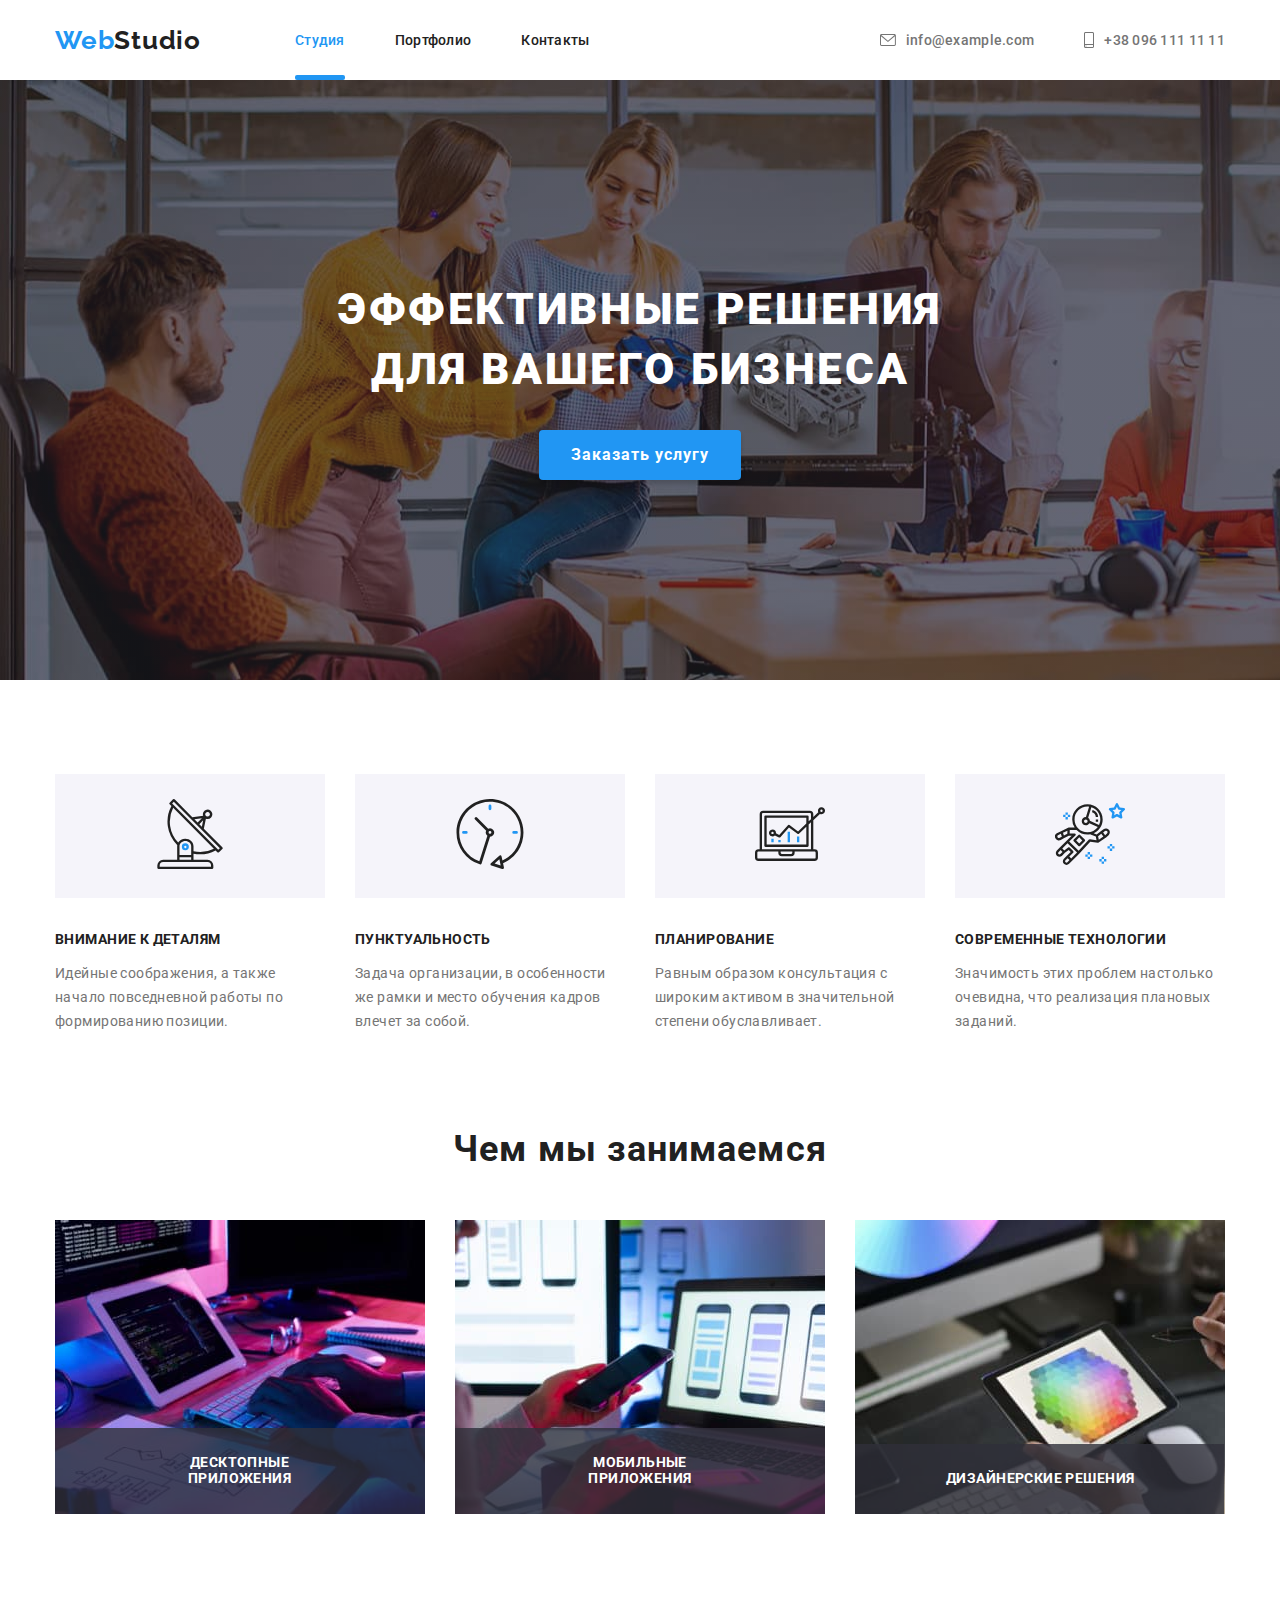
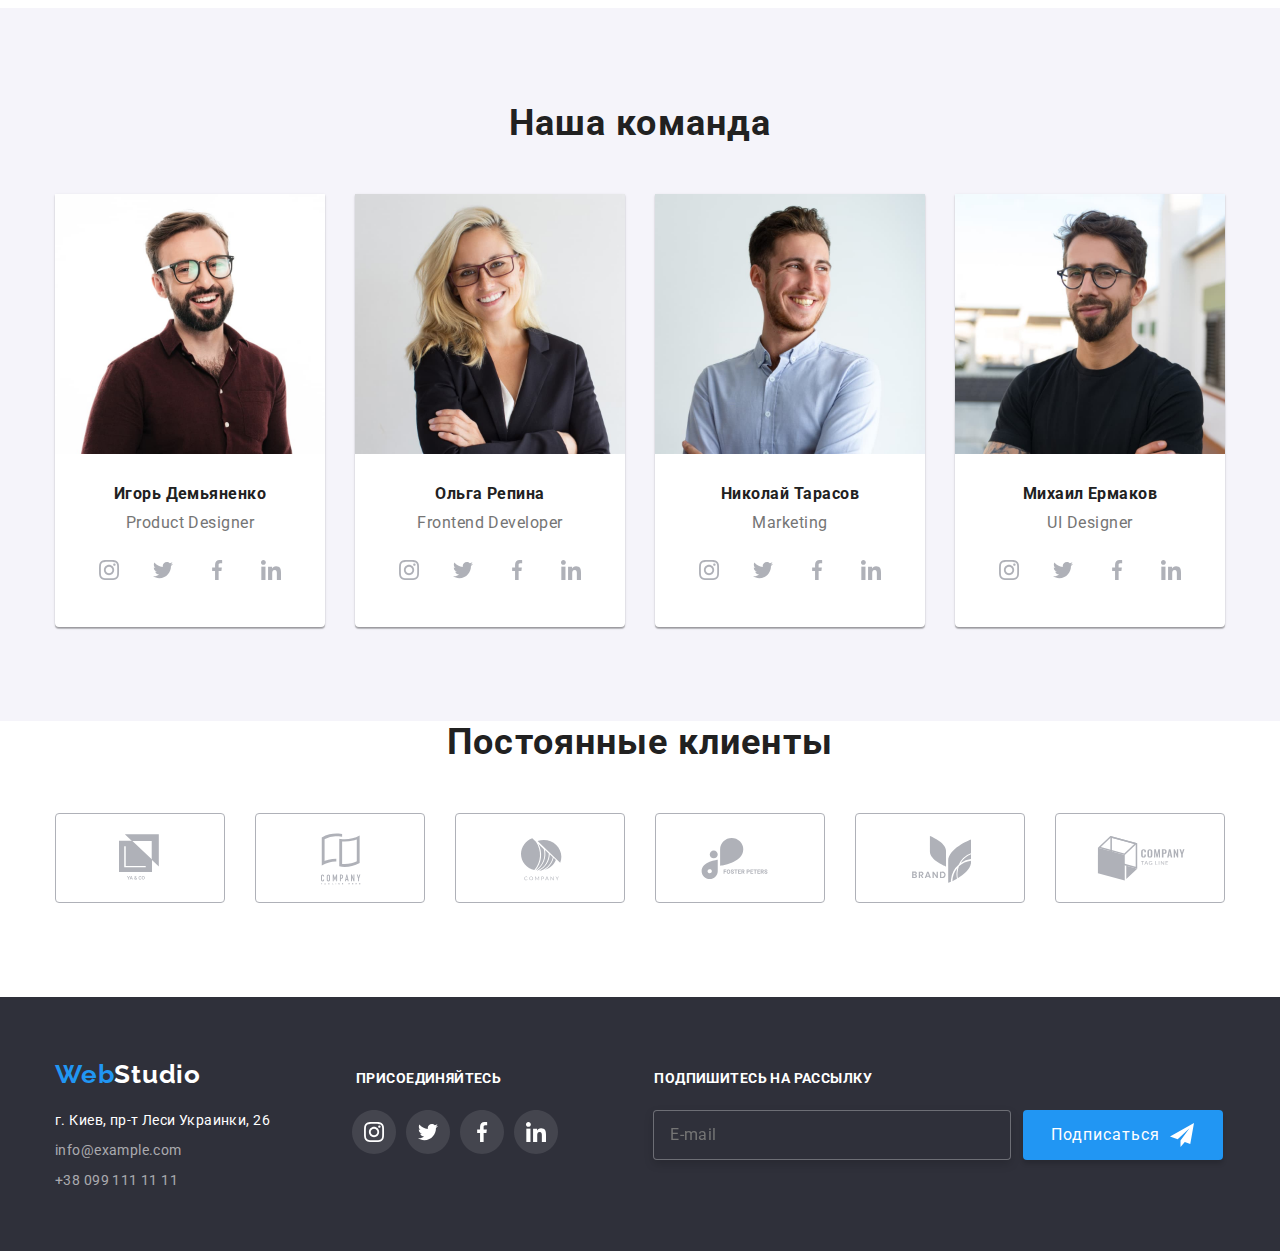
<file: index.html>
<!DOCTYPE html>
<html lang="ru">

<head>
    <meta charset="UTF-8">
    <meta name="viewport" content="width=device-width, initial-scale=1.0">
    <title>Главная</title>
    <link rel="preconnect" href="https://fonts.gstatic.com">
    <link href="https://fonts.googleapis.com/css2?family=Raleway:wght@700&family=Roboto:wght@400;500;700;900&display=swap"
        rel="stylesheet">
    <link rel="stylesheet" href="https://cdnjs.cloudflare.com/ajax/libs/modern-normalize/1.0.0/modern-normalize.min.css">    
    <link rel="stylesheet" href="./css/style.css">
</head>

<body class="full-document">
    
    <!--шапка-->
<header class="header">
    <div class="container header-items">
    <nav class="header-logo">
        <a class="logo" href="./index.html"> <span class="logo-span">Web</span>Studio</a>
        <ul class="header-nav">
            <li class="item"><a class="current link" href="./index.html">Студия</a></li>
            <li class="item"><a class="link" href="./portfolio.html">Портфолио</a></li>
            <li class="item"><a class="link" href="#contact">Контакты</a></li>
        </ul>
    </nav>
    <ul class="contacts-header">
            <li class="item">
                <a class="contacts-icon link" href="mailto:info@example.com">
                <svg class="envelope-icon" width="16" height="12">
                    <use href="./images/icons/svg-def-true.svg#icon-envelope"></use>
                </svg>
                 info@example.com
                </a>
            </li>
        <li class="item">
               <a class="contacts-icon link" href="tel:+380961111111">
               <svg class="smartphone-icon" width="10" height="16">
                   <use href="./images/icons/svg-def-true.svg#icon-smartphone"></use>
               </svg>
               +38 096 111 11 11
               </a>
            </li>
            </ul>
    </div>
</header>

<!--раздел №1-->
<main>
    <section class="hero">
        <div class="container">
               <h1 class="hero-title">Эффективные решения для вашего бизнеса</h1>
               <button class="hero-button" data-modal-open>Заказать услугу</button>
               <div class="backdrop is-hidden" data-modal>
                    <div class="modal">
                        <h2 class="modal-title">Оставьте свои данные, мы вам перезвоним</h2>
                       <button data-modal-close class="modal-close">
                        <svg width="30" height="30" viewBox="0 0 30 30" fill="none" xmlns="http://www.w3.org/2000/svg">
                            <circle cx="15" cy="15" r="15" fill="white" />
                            <circle cx="15" cy="15" r="14.5" stroke="black" stroke-opacity="0.1" />
                            <path class="close-icon"
                                d="M21 10.1079L19.8921 9L15.5 13.3921L11.1079 9L10 10.1079L14.3921 14.5L10 18.8921L11.1079 20L15.5 15.6079L19.8921 20L21 18.8921L16.6079 14.5L21 10.1079Z"
                                fill="black" />
                        </svg>
                       </button>
                       <form autocomplete="off">
                           <div class="name-relative">
                                <label class="name" for="name">Имя</label>
                                <input class="name-input" type="text" name="name" id="name"/>
                                <svg class="name-icon" width="18" height="18">
                                    <use href="./images/icons/modal+send.svg#icon-person"></use>
                                </svg>
                           </div>
                           
                            <div class="telephone-relative" >
                                <label class="telephone" for="telephone">Телефон</label>
                                <input class="telephone-input" type="number" name="telephone" id="telephone"/>
                                <svg class="telephone-icon" width="24" height="24">
                                    <use href="./images/icons/modal+send.svg#icon-phone"></use>
                                </svg>
                            </div>
                           <div class="email-relative" >
                                <label class="email" for="email">Почта</label>
                                <input class="email-input" type="email" name="email" id="email"/>
                                <svg class="email-icon" width="18" height="18">
                                    <use href="./images/icons/modal+send.svg#icon-email"></use>
                                </svg>
                           </div>
                           
                           <label class="textarea" for="comment">Комментарий</label>
                                <textarea
                                  class="textarea-input"
                                  name="comment"
                                  id="comment"
                                  placeholder="Введите текст"></textarea>
                            <div class="checkbox-div">
                                    <label class="checkbox" for="chechbox">
                                    <input class="checkbox-input" type="checkbox" name="chechbox" id="chechbox"/>
                                    <span class="icon-span"></span>Соглашаюсь с рассылкой и принимаю<a class="checkbox-link" href="#">Условия договора</a>
                                    </label>
                            </div>
                                <button class="modal-submit" type="submit">Отправить</button>
                       </form>
               </div>
               </div>
        </div>       
    </section>
        
 <!--раздел №2-->
    <section class="features">
        <div class="container">
        <h2 class="visuallyhidden">Наши главные преимущества</h2>
        <ul class="features-list">
            <li class="item">
                <div class="features-icon">
                <svg width="70" height="70">
                    <use href="./images/icons/svg-def-true.svg#icon-antenna"></use>
                </svg>
                </div>
                <h3 class="features-title">
                    Внимание к деталям
                </h3>
                <p>
                    Идейные соображения, а также начало повседневной работы по формированию позиции.
                </p>
            </li>
            <li class="item">
                <div class="features-icon">
                    <svg width="70" height="70">
                        <use href="./images/icons/svg-def-true.svg#icon-clock"></use>
                    </svg>
                </div>
                <h3 class="features-title">
                    Пунктуальность
                </h3>
                <p>
                    Задача организации, в особенности же рамки и место обучения кадров влечет за собой.
                </p>
            </li>
            <li class="item">
                <div class="features-icon">
                    <svg width="70" height="70">
                        <use href="./images/icons/svg-def-true.svg#icon-diagram"></use>
                    </svg>
                </div>
                <h3 class="features-title">
                    Планирование
                </h3>
                <p>
                    Равным образом консультация с широким активом в значительной степени обуславливает.
                </p>
            </li>
            <li class="item">
                <div class="features-icon">
                    <svg width="70" height="70">
                        <use href="./images/icons/svg-def-true.svg#icon-astronaut"></use>
                    </svg>
                </div>
                <h3 class="features-title">
                    Современные технологии
                </h3>
                <p>
                    Значимость этих проблем настолько очевидна, что реализация плановых заданий.
                </p>                    
            </li>
        </ul>
        </div>
    </section>

<!--раздел №3-->
    <section class="visual-features">
        <div class="container">
        <h2>
            Чем мы занимаемся
        </h2>
        <ul class="visual-items">
        <li class="item">
            <div class="relative-div">
            <img src="./images/box1.jpg" alt="Рабочее место с клавиатурой и планшетом">
                <div class="absolute-div box-1">
                <h3 class="features-item">Десктопные приложения</h3>
                </div>
            </div>                  
        </li>
        <li class="item">
            <div class="relative-div">
            <img src="./images/box2.jpg" alt="Рабочее место с ноутбуком и смартфоном">
            <div class="absolute-div box-2">
                <h3 class="features-item">Мобильные приложения</h3>
                </div>
            </div>
        </li>
        <li class="item">
            <div class="relative-div">
            <img src="./images/box3.jpg" alt="Рабочее место с планшетом и стилусом">
            <div class="absolute-div box-3">
                <h3 class="features-item">Дизайнерские решения</h3>
                </div>
            </div>    
        </li>
        </ul>
        </div>
    </section>
    
<!--раздел №4-->
    <section class="team">
        <div class="container">
        <h2>
            Наша команда
        </h2>
        <ul class="team-list">
            <li class="item">
                <img src="./images/team-card1.jpg" width="270" alt="product manager">
                    <h3 class= "team-member">Игорь Демьяненко</h3>
                    <p class="team-profession">Product Designer</p>
                    <div class="team-icon">

                        <!-- начало инлайновых svg -->

                        <a class="icon" href="https://www.instagram.com" target="_blank">
                            <svg class="icon-svg" viewBox="0 0 44 44" fill="none" xmlns="http://www.w3.org/2000/svg">
                                <path class="instagram-path-1"
                                    d="M44 21.9999C44 28.0751 41.5376 33.5751 37.5564 37.5563C33.5751 41.5375 28.0751 43.9999 22 43.9999C15.9249 43.9999 10.4249 41.5375 6.44365 37.5563C2.46243 33.5751 0 28.0751 0 21.9999C0 15.9248 2.46243 10.4248 6.44365 6.44359C10.4249 2.46237 15.9249 -6.10352e-05 22 -6.10352e-05C28.0751 -6.10352e-05 33.5751 2.46237 37.5564 6.44359C41.5376 10.4248 44 15.9248 44 21.9999Z"
                                    fill="white" />
                                <g clip-path="url(#clip)">
                                    <path class="instagram-path-2"
                                        d="M31.9804 17.8801C31.9336 16.8174 31.7617 16.0868 31.5156 15.4537C31.2616 14.7818 30.8709 14.1801 30.359 13.68C29.8589 13.1721 29.2533 12.7774 28.5891 12.5274C27.9524 12.2813 27.2256 12.1094 26.163 12.0626C25.0924 12.0118 24.7525 12 22.0371 12C19.3217 12 18.9818 12.0118 17.9152 12.0586C16.8525 12.1055 16.1219 12.2775 15.489 12.5235C14.8169 12.7774 14.2153 13.1681 13.7152 13.68C13.2073 14.1801 12.8127 14.7857 12.5626 15.4499C12.3164 16.0868 12.1446 16.8134 12.0977 17.8761C12.0469 18.9467 12.0352 19.2866 12.0352 22.002C12.0352 24.7173 12.0469 25.0572 12.0938 26.1239C12.1406 27.1865 12.3126 27.9171 12.5588 28.5502C12.8127 29.2221 13.2073 29.8238 13.7152 30.3239C14.2153 30.8318 14.8209 31.2265 15.4851 31.4765C16.1219 31.7226 16.8486 31.8945 17.9114 31.9413C18.9779 31.9883 19.3179 31.9999 22.0333 31.9999C24.7487 31.9999 25.0885 31.9883 26.1552 31.9413C27.2179 31.8945 27.9484 31.7226 28.5813 31.4765C29.9254 30.9568 30.9881 29.8941 31.5078 28.5502C31.7538 27.9133 31.9258 27.1865 31.9727 26.1239C32.0195 25.0572 32.0313 24.7173 32.0313 22.002C32.0313 19.2866 32.0273 18.9467 31.9804 17.8801ZM30.1794 26.0457C30.1364 27.0225 29.9723 27.5499 29.8356 27.9015C29.4995 28.7728 28.808 29.4643 27.9367 29.8004C27.5851 29.9372 27.0538 30.1012 26.0809 30.1441C25.026 30.1911 24.7096 30.2027 22.0411 30.2027C19.3726 30.2027 19.0522 30.1911 18.0011 30.1441C17.0244 30.1012 16.4969 29.9372 16.1453 29.8004C15.7117 29.6402 15.317 29.3862 14.9967 29.0541C14.6646 28.7298 14.4106 28.3391 14.2504 27.9055C14.1137 27.5539 13.9496 27.0225 13.9067 26.0497C13.8597 24.9948 13.8481 24.6783 13.8481 22.0097C13.8481 19.3412 13.8597 19.0209 13.9067 17.9699C13.9496 16.9932 14.1137 16.4657 14.2504 16.1141C14.4106 15.6804 14.6646 15.2859 15.0007 14.9654C15.3248 14.6333 15.7155 14.3793 16.1493 14.2192C16.5009 14.0825 17.0323 13.9184 18.0051 13.8754C19.06 13.8285 19.3765 13.8168 22.0449 13.8168C24.7174 13.8168 25.0337 13.8285 26.0848 13.8754C27.0616 13.9184 27.589 14.0825 27.9407 14.2192C28.3742 14.3793 28.7689 14.6333 29.0893 14.9654C29.4213 15.2897 29.6753 15.6804 29.8356 16.1141C29.9723 16.4657 30.1364 16.997 30.1794 17.9699C30.2263 19.0248 30.238 19.3412 30.238 22.0097C30.238 24.6783 30.2263 24.9908 30.1794 26.0457Z"
                                        fill="#AFB1B8" />
                                    <path class="instagram-path-3"
                                        d="M22.0371 16.8642C19.2007 16.8642 16.8994 19.1654 16.8994 22.0019C16.8994 24.8385 19.2007 27.1396 22.0371 27.1396C24.8737 27.1396 27.1749 24.8385 27.1749 22.0019C27.1749 19.1654 24.8737 16.8642 22.0371 16.8642ZM22.0371 25.3346C20.197 25.3346 18.7044 23.8422 18.7044 22.0019C18.7044 20.1617 20.197 18.6692 22.0371 18.6692C23.8774 18.6692 25.3698 20.1617 25.3698 22.0019C25.3698 23.8422 23.8774 25.3346 22.0371 25.3346Z"
                                        fill="#AFB1B8" />
                                    <path class="instagram-path-4"
                                        d="M28.5775 16.6611C28.5775 17.3235 28.0404 17.8605 27.3779 17.8605C26.7155 17.8605 26.1785 17.3235 26.1785 16.6611C26.1785 15.9986 26.7155 15.4617 27.3779 15.4617C28.0404 15.4617 28.5775 15.9986 28.5775 16.6611Z"
                                        fill="#AFB1B8" />
                                </g>
                                <defs>
                                    <clipPath id="clip-1">
                                        <rect width="20" height="20" fill="white" transform="translate(12 12)" />
                                    </clipPath>
                                </defs>
                            </svg>
                        </a>
                        <a class="icon" href="https://www.twitter.com" target="_blank">
                            <svg class="icon-svg" width="44" height="44" viewBox="0 0 44 44" fill="none" xmlns="http://www.w3.org/2000/svg">
                                <path class="twitter-path-1"
                                    d="M44 21.9999C44 28.0751 41.5376 33.5751 37.5564 37.5563C33.5751 41.5375 28.0751 43.9999 22 43.9999C15.9249 43.9999 10.4249 41.5375 6.44365 37.5563C2.46243 33.5751 0 28.0751 0 21.9999C0 15.9248 2.46243 10.4248 6.44365 6.44359C10.4249 2.46237 15.9249 -6.10352e-05 22 -6.10352e-05C28.0751 -6.10352e-05 33.5751 2.46237 37.5564 6.44359C41.5376 10.4248 44 15.9248 44 21.9999Z"
                                    fill="white" />
                                <g clip-path="url(#clip)">
                                    <path class="twitter-path-2"
                                        d="M32 15.7988C31.2563 16.125 30.4637 16.3412 29.6375 16.4462C30.4875 15.9388 31.1363 15.1412 31.4412 14.18C30.6488 14.6525 29.7738 14.9863 28.8412 15.1725C28.0887 14.3713 27.0162 13.875 25.8462 13.875C23.5763 13.875 21.7487 15.7175 21.7487 17.9763C21.7487 18.3012 21.7762 18.6137 21.8438 18.9112C18.435 18.745 15.4188 17.1113 13.3925 14.6225C13.0387 15.2363 12.8313 15.9388 12.8313 16.695C12.8313 18.115 13.5625 19.3737 14.6525 20.1025C13.9937 20.09 13.3475 19.8988 12.8 19.5975C12.8 19.61 12.8 19.6262 12.8 19.6425C12.8 21.635 14.2212 23.29 16.085 23.6712C15.7512 23.7625 15.3875 23.8062 15.01 23.8062C14.7475 23.8062 14.4825 23.7913 14.2337 23.7362C14.765 25.36 16.2725 26.5538 18.065 26.5925C16.67 27.6838 14.8988 28.3412 12.9813 28.3412C12.645 28.3412 12.3225 28.3263 12 28.285C13.8162 29.4563 15.9688 30.125 18.29 30.125C25.835 30.125 29.96 23.875 29.96 18.4575C29.96 18.2762 29.9538 18.1013 29.945 17.9275C30.7588 17.35 31.4425 16.6288 32 15.7988Z"
                                        fill="#AFB1B8" />
                                </g>
                                <defs>
                                    <clipPath id="clip-2">
                                        <rect width="20" height="20" fill="white" transform="translate(12 12)" />
                                    </clipPath>
                                </defs>
                            </svg>
                        </a>
                        <a class="icon" href="https://www.facebook.com" target="_blank">
                            <svg class="icon-svg" width="44" height="44" viewBox="0 0 44 44" fill="none" xmlns="http://www.w3.org/2000/svg">
                                <path class="facebook-path-1"
                                    d="M44 21.9999C44 28.0751 41.5376 33.5751 37.5564 37.5563C33.5751 41.5375 28.0751 43.9999 22 43.9999C15.9249 43.9999 10.4249 41.5375 6.44365 37.5563C2.46243 33.5751 0 28.0751 0 21.9999C0 15.9248 2.46243 10.4248 6.44365 6.44359C10.4249 2.46237 15.9249 -6.10352e-05 22 -6.10352e-05C28.0751 -6.10352e-05 33.5751 2.46237 37.5564 6.44359C41.5376 10.4248 44 15.9248 44 21.9999Z"
                                    fill="white" />
                                <g clip-path="url(#clip)">
                                    <path class="facebook-path-2"
                                        d="M25.3308 15.3208H27.1567V12.1408C26.8417 12.0975 25.7583 12 24.4967 12C21.8642 12 20.0608 13.6558 20.0608 16.6992V19.5H17.1558V23.055H20.0608V32H23.6225V23.0558H26.41L26.8525 19.5008H23.6217V17.0517C23.6225 16.0242 23.8992 15.3208 25.3308 15.3208Z"
                                        fill="#AFB1B8" />
                                </g>
                                <defs>
                                    <clipPath id="clip-3">
                                        <rect width="20" height="20" fill="white" transform="translate(12 12)" />
                                    </clipPath>
                                </defs>
                            </svg>
                        </a>
                        <a class="icon" href="https://www.linkedin.com" target="_blank">
                        <svg class="icon-svg" width="44" height="44" viewBox="0 0 44 44" fill="none" xmlns="http://www.w3.org/2000/svg">
                            <path class="linkedin-path-1"
                                d="M44 21.9999C44 28.0751 41.5376 33.5751 37.5564 37.5563C33.5751 41.5375 28.0751 43.9999 22 43.9999C15.9249 43.9999 10.4249 41.5375 6.44365 37.5563C2.46243 33.5751 0 28.0751 0 21.9999C0 15.9248 2.46243 10.4248 6.44365 6.44359C10.4249 2.46237 15.9249 -6.10352e-05 22 -6.10352e-05C28.0751 -6.10352e-05 33.5751 2.46237 37.5564 6.44359C41.5376 10.4248 44 15.9248 44 21.9999Z"
                                fill="white" />
                            <g clip-path="url(#clip)">
                                <path class="linkedin-path-2"
                                    d="M31.995 32V31.9992H32V24.6642C32 21.0759 31.2275 18.3117 27.0325 18.3117C25.0158 18.3117 23.6625 19.4184 23.11 20.4675H23.0517V18.6467H19.0742V31.9992H23.2158V25.3875C23.2158 23.6467 23.5458 21.9634 25.7017 21.9634C27.8258 21.9634 27.8575 23.95 27.8575 25.4992V32H31.995Z"
                                    fill="#AFB1B8" />
                                <path class="linkedin-path-3" d="M12.33 18.6475H16.4767V32H12.33V18.6475Z" fill="#AFB1B8" />
                                <path class="linkedin-path-4"
                                    d="M14.4017 12C13.0758 12 12 13.0758 12 14.4017C12 15.7275 13.0758 16.8258 14.4017 16.8258C15.7275 16.8258 16.8033 15.7275 16.8033 14.4017C16.8025 13.0758 15.7267 12 14.4017 12V12Z"
                                    fill="#AFB1B8" />
                            </g>
                            <defs>
                                <clipPath id="clip-4">
                                    <rect width="20" height="20" fill="white" transform="translate(12 12)" />
                                </clipPath>
                            </defs>
                        </svg>

                        </a>
                    </div>
            </li>
              <li class="item">   
                <img src="./images/team-card2.jpg" width="270" alt="frontend developer">
                <h3 class= "team-member">Ольга Репина</h3>
                <p class="team-profession">Frontend Developer</p>
                <div class="team-icon">
                    <a class="icon" href="https://www.instagram.com" target="_blank">
                        <svg class="icon-svg" viewBox="0 0 44 44" fill="none" xmlns="http://www.w3.org/2000/svg">
                            <path class="instagram-path-1"
                                d="M44 21.9999C44 28.0751 41.5376 33.5751 37.5564 37.5563C33.5751 41.5375 28.0751 43.9999 22 43.9999C15.9249 43.9999 10.4249 41.5375 6.44365 37.5563C2.46243 33.5751 0 28.0751 0 21.9999C0 15.9248 2.46243 10.4248 6.44365 6.44359C10.4249 2.46237 15.9249 -6.10352e-05 22 -6.10352e-05C28.0751 -6.10352e-05 33.5751 2.46237 37.5564 6.44359C41.5376 10.4248 44 15.9248 44 21.9999Z"
                                fill="white" />
                            <g clip-path="url(#clip)">
                                <path class="instagram-path-2"
                                    d="M31.9804 17.8801C31.9336 16.8174 31.7617 16.0868 31.5156 15.4537C31.2616 14.7818 30.8709 14.1801 30.359 13.68C29.8589 13.1721 29.2533 12.7774 28.5891 12.5274C27.9524 12.2813 27.2256 12.1094 26.163 12.0626C25.0924 12.0118 24.7525 12 22.0371 12C19.3217 12 18.9818 12.0118 17.9152 12.0586C16.8525 12.1055 16.1219 12.2775 15.489 12.5235C14.8169 12.7774 14.2153 13.1681 13.7152 13.68C13.2073 14.1801 12.8127 14.7857 12.5626 15.4499C12.3164 16.0868 12.1446 16.8134 12.0977 17.8761C12.0469 18.9467 12.0352 19.2866 12.0352 22.002C12.0352 24.7173 12.0469 25.0572 12.0938 26.1239C12.1406 27.1865 12.3126 27.9171 12.5588 28.5502C12.8127 29.2221 13.2073 29.8238 13.7152 30.3239C14.2153 30.8318 14.8209 31.2265 15.4851 31.4765C16.1219 31.7226 16.8486 31.8945 17.9114 31.9413C18.9779 31.9883 19.3179 31.9999 22.0333 31.9999C24.7487 31.9999 25.0885 31.9883 26.1552 31.9413C27.2179 31.8945 27.9484 31.7226 28.5813 31.4765C29.9254 30.9568 30.9881 29.8941 31.5078 28.5502C31.7538 27.9133 31.9258 27.1865 31.9727 26.1239C32.0195 25.0572 32.0313 24.7173 32.0313 22.002C32.0313 19.2866 32.0273 18.9467 31.9804 17.8801ZM30.1794 26.0457C30.1364 27.0225 29.9723 27.5499 29.8356 27.9015C29.4995 28.7728 28.808 29.4643 27.9367 29.8004C27.5851 29.9372 27.0538 30.1012 26.0809 30.1441C25.026 30.1911 24.7096 30.2027 22.0411 30.2027C19.3726 30.2027 19.0522 30.1911 18.0011 30.1441C17.0244 30.1012 16.4969 29.9372 16.1453 29.8004C15.7117 29.6402 15.317 29.3862 14.9967 29.0541C14.6646 28.7298 14.4106 28.3391 14.2504 27.9055C14.1137 27.5539 13.9496 27.0225 13.9067 26.0497C13.8597 24.9948 13.8481 24.6783 13.8481 22.0097C13.8481 19.3412 13.8597 19.0209 13.9067 17.9699C13.9496 16.9932 14.1137 16.4657 14.2504 16.1141C14.4106 15.6804 14.6646 15.2859 15.0007 14.9654C15.3248 14.6333 15.7155 14.3793 16.1493 14.2192C16.5009 14.0825 17.0323 13.9184 18.0051 13.8754C19.06 13.8285 19.3765 13.8168 22.0449 13.8168C24.7174 13.8168 25.0337 13.8285 26.0848 13.8754C27.0616 13.9184 27.589 14.0825 27.9407 14.2192C28.3742 14.3793 28.7689 14.6333 29.0893 14.9654C29.4213 15.2897 29.6753 15.6804 29.8356 16.1141C29.9723 16.4657 30.1364 16.997 30.1794 17.9699C30.2263 19.0248 30.238 19.3412 30.238 22.0097C30.238 24.6783 30.2263 24.9908 30.1794 26.0457Z"
                                    fill="#AFB1B8" />
                                <path class="instagram-path-3"
                                    d="M22.0371 16.8642C19.2007 16.8642 16.8994 19.1654 16.8994 22.0019C16.8994 24.8385 19.2007 27.1396 22.0371 27.1396C24.8737 27.1396 27.1749 24.8385 27.1749 22.0019C27.1749 19.1654 24.8737 16.8642 22.0371 16.8642ZM22.0371 25.3346C20.197 25.3346 18.7044 23.8422 18.7044 22.0019C18.7044 20.1617 20.197 18.6692 22.0371 18.6692C23.8774 18.6692 25.3698 20.1617 25.3698 22.0019C25.3698 23.8422 23.8774 25.3346 22.0371 25.3346Z"
                                    fill="#AFB1B8" />
                                <path class="instagram-path-4"
                                    d="M28.5775 16.6611C28.5775 17.3235 28.0404 17.8605 27.3779 17.8605C26.7155 17.8605 26.1785 17.3235 26.1785 16.6611C26.1785 15.9986 26.7155 15.4617 27.3779 15.4617C28.0404 15.4617 28.5775 15.9986 28.5775 16.6611Z"
                                    fill="#AFB1B8" />
                            </g>
                            <defs>
                                <clipPath id="clip-5">
                                    <rect width="20" height="20" fill="white" transform="translate(12 12)" />
                                </clipPath>
                            </defs>
                        </svg>
                    </a>
                    <a class="icon" href="https://www.twitter.com" target="_blank">
                        <svg class="icon-svg" width="44" height="44" viewBox="0 0 44 44" fill="none" xmlns="http://www.w3.org/2000/svg">
                            <path class="twitter-path-1"
                                d="M44 21.9999C44 28.0751 41.5376 33.5751 37.5564 37.5563C33.5751 41.5375 28.0751 43.9999 22 43.9999C15.9249 43.9999 10.4249 41.5375 6.44365 37.5563C2.46243 33.5751 0 28.0751 0 21.9999C0 15.9248 2.46243 10.4248 6.44365 6.44359C10.4249 2.46237 15.9249 -6.10352e-05 22 -6.10352e-05C28.0751 -6.10352e-05 33.5751 2.46237 37.5564 6.44359C41.5376 10.4248 44 15.9248 44 21.9999Z"
                                fill="white" />
                            <g clip-path="url(#clip)">
                                <path class="twitter-path-2"
                                    d="M32 15.7988C31.2563 16.125 30.4637 16.3412 29.6375 16.4462C30.4875 15.9388 31.1363 15.1412 31.4412 14.18C30.6488 14.6525 29.7738 14.9863 28.8412 15.1725C28.0887 14.3713 27.0162 13.875 25.8462 13.875C23.5763 13.875 21.7487 15.7175 21.7487 17.9763C21.7487 18.3012 21.7762 18.6137 21.8438 18.9112C18.435 18.745 15.4188 17.1113 13.3925 14.6225C13.0387 15.2363 12.8313 15.9388 12.8313 16.695C12.8313 18.115 13.5625 19.3737 14.6525 20.1025C13.9937 20.09 13.3475 19.8988 12.8 19.5975C12.8 19.61 12.8 19.6262 12.8 19.6425C12.8 21.635 14.2212 23.29 16.085 23.6712C15.7512 23.7625 15.3875 23.8062 15.01 23.8062C14.7475 23.8062 14.4825 23.7913 14.2337 23.7362C14.765 25.36 16.2725 26.5538 18.065 26.5925C16.67 27.6838 14.8988 28.3412 12.9813 28.3412C12.645 28.3412 12.3225 28.3263 12 28.285C13.8162 29.4563 15.9688 30.125 18.29 30.125C25.835 30.125 29.96 23.875 29.96 18.4575C29.96 18.2762 29.9538 18.1013 29.945 17.9275C30.7588 17.35 31.4425 16.6288 32 15.7988Z"
                                    fill="#AFB1B8" />
                            </g>
                            <defs>
                                <clipPath id="clip-6">
                                    <rect width="20" height="20" fill="white" transform="translate(12 12)" />
                                </clipPath>
                            </defs>
                        </svg>
                    </a>
                    <a class="icon" href="https://www.facebook.com" target="_blank">
                        <svg class="icon-svg" width="44" height="44" viewBox="0 0 44 44" fill="none" xmlns="http://www.w3.org/2000/svg">
                            <path class="facebook-path-1"
                                d="M44 21.9999C44 28.0751 41.5376 33.5751 37.5564 37.5563C33.5751 41.5375 28.0751 43.9999 22 43.9999C15.9249 43.9999 10.4249 41.5375 6.44365 37.5563C2.46243 33.5751 0 28.0751 0 21.9999C0 15.9248 2.46243 10.4248 6.44365 6.44359C10.4249 2.46237 15.9249 -6.10352e-05 22 -6.10352e-05C28.0751 -6.10352e-05 33.5751 2.46237 37.5564 6.44359C41.5376 10.4248 44 15.9248 44 21.9999Z"
                                fill="white" />
                            <g clip-path="url(#clip)">
                                <path class="facebook-path-2"
                                    d="M25.3308 15.3208H27.1567V12.1408C26.8417 12.0975 25.7583 12 24.4967 12C21.8642 12 20.0608 13.6558 20.0608 16.6992V19.5H17.1558V23.055H20.0608V32H23.6225V23.0558H26.41L26.8525 19.5008H23.6217V17.0517C23.6225 16.0242 23.8992 15.3208 25.3308 15.3208Z"
                                    fill="#AFB1B8" />
                            </g>
                            <defs>
                                <clipPath id="clip-7">
                                    <rect width="20" height="20" fill="white" transform="translate(12 12)" />
                                </clipPath>
                            </defs>
                        </svg>
                    </a>
                    <a class="icon" href="https://www.linkedin.com" target="_blank">
                        <svg class="icon-svg" width="44" height="44" viewBox="0 0 44 44" fill="none" xmlns="http://www.w3.org/2000/svg">
                            <path class="linkedin-path-1"
                                d="M44 21.9999C44 28.0751 41.5376 33.5751 37.5564 37.5563C33.5751 41.5375 28.0751 43.9999 22 43.9999C15.9249 43.9999 10.4249 41.5375 6.44365 37.5563C2.46243 33.5751 0 28.0751 0 21.9999C0 15.9248 2.46243 10.4248 6.44365 6.44359C10.4249 2.46237 15.9249 -6.10352e-05 22 -6.10352e-05C28.0751 -6.10352e-05 33.5751 2.46237 37.5564 6.44359C41.5376 10.4248 44 15.9248 44 21.9999Z"
                                fill="white" />
                            <g clip-path="url(#clip)">
                                <path class="linkedin-path-2"
                                    d="M31.995 32V31.9992H32V24.6642C32 21.0759 31.2275 18.3117 27.0325 18.3117C25.0158 18.3117 23.6625 19.4184 23.11 20.4675H23.0517V18.6467H19.0742V31.9992H23.2158V25.3875C23.2158 23.6467 23.5458 21.9634 25.7017 21.9634C27.8258 21.9634 27.8575 23.95 27.8575 25.4992V32H31.995Z"
                                    fill="#AFB1B8" />
                                <path class="linkedin-path-3" d="M12.33 18.6475H16.4767V32H12.33V18.6475Z" fill="#AFB1B8" />
                                <path class="linkedin-path-4"
                                    d="M14.4017 12C13.0758 12 12 13.0758 12 14.4017C12 15.7275 13.0758 16.8258 14.4017 16.8258C15.7275 16.8258 16.8033 15.7275 16.8033 14.4017C16.8025 13.0758 15.7267 12 14.4017 12V12Z"
                                    fill="#AFB1B8" />
                            </g>
                            <defs>
                                <clipPath id="clip-8">
                                    <rect width="20" height="20" fill="white" transform="translate(12 12)" />
                                </clipPath>
                            </defs>
                        </svg>

                    </a>
                </div>
            </li>
            <li class="item">
                <img src="./images/team-card3.jpg" width="270" alt="marketing">
                <h3 class= "team-member">Николай Тарасов</h3>
                <p class="team-profession">Marketing</p>
                <div class="team-icon">
                    <a class="icon" href="https://www.instagram.com" target="_blank">
                        <svg class="icon-svg" viewBox="0 0 44 44" fill="none" xmlns="http://www.w3.org/2000/svg">
                            <path class="instagram-path-1"
                                d="M44 21.9999C44 28.0751 41.5376 33.5751 37.5564 37.5563C33.5751 41.5375 28.0751 43.9999 22 43.9999C15.9249 43.9999 10.4249 41.5375 6.44365 37.5563C2.46243 33.5751 0 28.0751 0 21.9999C0 15.9248 2.46243 10.4248 6.44365 6.44359C10.4249 2.46237 15.9249 -6.10352e-05 22 -6.10352e-05C28.0751 -6.10352e-05 33.5751 2.46237 37.5564 6.44359C41.5376 10.4248 44 15.9248 44 21.9999Z"
                                fill="white" />
                            <g clip-path="url(#clip)">
                                <path class="instagram-path-2"
                                    d="M31.9804 17.8801C31.9336 16.8174 31.7617 16.0868 31.5156 15.4537C31.2616 14.7818 30.8709 14.1801 30.359 13.68C29.8589 13.1721 29.2533 12.7774 28.5891 12.5274C27.9524 12.2813 27.2256 12.1094 26.163 12.0626C25.0924 12.0118 24.7525 12 22.0371 12C19.3217 12 18.9818 12.0118 17.9152 12.0586C16.8525 12.1055 16.1219 12.2775 15.489 12.5235C14.8169 12.7774 14.2153 13.1681 13.7152 13.68C13.2073 14.1801 12.8127 14.7857 12.5626 15.4499C12.3164 16.0868 12.1446 16.8134 12.0977 17.8761C12.0469 18.9467 12.0352 19.2866 12.0352 22.002C12.0352 24.7173 12.0469 25.0572 12.0938 26.1239C12.1406 27.1865 12.3126 27.9171 12.5588 28.5502C12.8127 29.2221 13.2073 29.8238 13.7152 30.3239C14.2153 30.8318 14.8209 31.2265 15.4851 31.4765C16.1219 31.7226 16.8486 31.8945 17.9114 31.9413C18.9779 31.9883 19.3179 31.9999 22.0333 31.9999C24.7487 31.9999 25.0885 31.9883 26.1552 31.9413C27.2179 31.8945 27.9484 31.7226 28.5813 31.4765C29.9254 30.9568 30.9881 29.8941 31.5078 28.5502C31.7538 27.9133 31.9258 27.1865 31.9727 26.1239C32.0195 25.0572 32.0313 24.7173 32.0313 22.002C32.0313 19.2866 32.0273 18.9467 31.9804 17.8801ZM30.1794 26.0457C30.1364 27.0225 29.9723 27.5499 29.8356 27.9015C29.4995 28.7728 28.808 29.4643 27.9367 29.8004C27.5851 29.9372 27.0538 30.1012 26.0809 30.1441C25.026 30.1911 24.7096 30.2027 22.0411 30.2027C19.3726 30.2027 19.0522 30.1911 18.0011 30.1441C17.0244 30.1012 16.4969 29.9372 16.1453 29.8004C15.7117 29.6402 15.317 29.3862 14.9967 29.0541C14.6646 28.7298 14.4106 28.3391 14.2504 27.9055C14.1137 27.5539 13.9496 27.0225 13.9067 26.0497C13.8597 24.9948 13.8481 24.6783 13.8481 22.0097C13.8481 19.3412 13.8597 19.0209 13.9067 17.9699C13.9496 16.9932 14.1137 16.4657 14.2504 16.1141C14.4106 15.6804 14.6646 15.2859 15.0007 14.9654C15.3248 14.6333 15.7155 14.3793 16.1493 14.2192C16.5009 14.0825 17.0323 13.9184 18.0051 13.8754C19.06 13.8285 19.3765 13.8168 22.0449 13.8168C24.7174 13.8168 25.0337 13.8285 26.0848 13.8754C27.0616 13.9184 27.589 14.0825 27.9407 14.2192C28.3742 14.3793 28.7689 14.6333 29.0893 14.9654C29.4213 15.2897 29.6753 15.6804 29.8356 16.1141C29.9723 16.4657 30.1364 16.997 30.1794 17.9699C30.2263 19.0248 30.238 19.3412 30.238 22.0097C30.238 24.6783 30.2263 24.9908 30.1794 26.0457Z"
                                    fill="#AFB1B8" />
                                <path class="instagram-path-3"
                                    d="M22.0371 16.8642C19.2007 16.8642 16.8994 19.1654 16.8994 22.0019C16.8994 24.8385 19.2007 27.1396 22.0371 27.1396C24.8737 27.1396 27.1749 24.8385 27.1749 22.0019C27.1749 19.1654 24.8737 16.8642 22.0371 16.8642ZM22.0371 25.3346C20.197 25.3346 18.7044 23.8422 18.7044 22.0019C18.7044 20.1617 20.197 18.6692 22.0371 18.6692C23.8774 18.6692 25.3698 20.1617 25.3698 22.0019C25.3698 23.8422 23.8774 25.3346 22.0371 25.3346Z"
                                    fill="#AFB1B8" />
                                <path class="instagram-path-4"
                                    d="M28.5775 16.6611C28.5775 17.3235 28.0404 17.8605 27.3779 17.8605C26.7155 17.8605 26.1785 17.3235 26.1785 16.6611C26.1785 15.9986 26.7155 15.4617 27.3779 15.4617C28.0404 15.4617 28.5775 15.9986 28.5775 16.6611Z"
                                    fill="#AFB1B8" />
                            </g>
                            <defs>
                                <clipPath id="clip-9">
                                    <rect width="20" height="20" fill="white" transform="translate(12 12)" />
                                </clipPath>
                            </defs>
                        </svg>
                    </a>
                    <a class="icon" href="https://www.twitter.com" target="_blank">
                        <svg class="icon-svg" width="44" height="44" viewBox="0 0 44 44" fill="none" xmlns="http://www.w3.org/2000/svg">
                            <path class="twitter-path-1"
                                d="M44 21.9999C44 28.0751 41.5376 33.5751 37.5564 37.5563C33.5751 41.5375 28.0751 43.9999 22 43.9999C15.9249 43.9999 10.4249 41.5375 6.44365 37.5563C2.46243 33.5751 0 28.0751 0 21.9999C0 15.9248 2.46243 10.4248 6.44365 6.44359C10.4249 2.46237 15.9249 -6.10352e-05 22 -6.10352e-05C28.0751 -6.10352e-05 33.5751 2.46237 37.5564 6.44359C41.5376 10.4248 44 15.9248 44 21.9999Z"
                                fill="white" />
                            <g clip-path="url(#clip)">
                                <path class="twitter-path-2"
                                    d="M32 15.7988C31.2563 16.125 30.4637 16.3412 29.6375 16.4462C30.4875 15.9388 31.1363 15.1412 31.4412 14.18C30.6488 14.6525 29.7738 14.9863 28.8412 15.1725C28.0887 14.3713 27.0162 13.875 25.8462 13.875C23.5763 13.875 21.7487 15.7175 21.7487 17.9763C21.7487 18.3012 21.7762 18.6137 21.8438 18.9112C18.435 18.745 15.4188 17.1113 13.3925 14.6225C13.0387 15.2363 12.8313 15.9388 12.8313 16.695C12.8313 18.115 13.5625 19.3737 14.6525 20.1025C13.9937 20.09 13.3475 19.8988 12.8 19.5975C12.8 19.61 12.8 19.6262 12.8 19.6425C12.8 21.635 14.2212 23.29 16.085 23.6712C15.7512 23.7625 15.3875 23.8062 15.01 23.8062C14.7475 23.8062 14.4825 23.7913 14.2337 23.7362C14.765 25.36 16.2725 26.5538 18.065 26.5925C16.67 27.6838 14.8988 28.3412 12.9813 28.3412C12.645 28.3412 12.3225 28.3263 12 28.285C13.8162 29.4563 15.9688 30.125 18.29 30.125C25.835 30.125 29.96 23.875 29.96 18.4575C29.96 18.2762 29.9538 18.1013 29.945 17.9275C30.7588 17.35 31.4425 16.6288 32 15.7988Z"
                                    fill="#AFB1B8" />
                            </g>
                            <defs>
                                <clipPath id="clip-10">
                                    <rect width="20" height="20" fill="white" transform="translate(12 12)" />
                                </clipPath>
                            </defs>
                        </svg>
                    </a>
                    <a class="icon" href="https://www.facebook.com" target="_blank">
                        <svg class="icon-svg" width="44" height="44" viewBox="0 0 44 44" fill="none" xmlns="http://www.w3.org/2000/svg">
                            <path class="facebook-path-1"
                                d="M44 21.9999C44 28.0751 41.5376 33.5751 37.5564 37.5563C33.5751 41.5375 28.0751 43.9999 22 43.9999C15.9249 43.9999 10.4249 41.5375 6.44365 37.5563C2.46243 33.5751 0 28.0751 0 21.9999C0 15.9248 2.46243 10.4248 6.44365 6.44359C10.4249 2.46237 15.9249 -6.10352e-05 22 -6.10352e-05C28.0751 -6.10352e-05 33.5751 2.46237 37.5564 6.44359C41.5376 10.4248 44 15.9248 44 21.9999Z"
                                fill="white" />
                            <g clip-path="url(#clip)">
                                <path class="facebook-path-2"
                                    d="M25.3308 15.3208H27.1567V12.1408C26.8417 12.0975 25.7583 12 24.4967 12C21.8642 12 20.0608 13.6558 20.0608 16.6992V19.5H17.1558V23.055H20.0608V32H23.6225V23.0558H26.41L26.8525 19.5008H23.6217V17.0517C23.6225 16.0242 23.8992 15.3208 25.3308 15.3208Z"
                                    fill="#AFB1B8" />
                            </g>
                            <defs>
                                <clipPath id="clip-11">
                                    <rect width="20" height="20" fill="white" transform="translate(12 12)" />
                                </clipPath>
                            </defs>
                        </svg>
                    </a>
                    <a class="icon" href="https://www.linkedin.com" target="_blank">
                        <svg class="icon-svg" width="44" height="44" viewBox="0 0 44 44" fill="none" xmlns="http://www.w3.org/2000/svg">
                            <path class="linkedin-path-1"
                                d="M44 21.9999C44 28.0751 41.5376 33.5751 37.5564 37.5563C33.5751 41.5375 28.0751 43.9999 22 43.9999C15.9249 43.9999 10.4249 41.5375 6.44365 37.5563C2.46243 33.5751 0 28.0751 0 21.9999C0 15.9248 2.46243 10.4248 6.44365 6.44359C10.4249 2.46237 15.9249 -6.10352e-05 22 -6.10352e-05C28.0751 -6.10352e-05 33.5751 2.46237 37.5564 6.44359C41.5376 10.4248 44 15.9248 44 21.9999Z"
                                fill="white" />
                            <g clip-path="url(#clip)">
                                <path class="linkedin-path-2"
                                    d="M31.995 32V31.9992H32V24.6642C32 21.0759 31.2275 18.3117 27.0325 18.3117C25.0158 18.3117 23.6625 19.4184 23.11 20.4675H23.0517V18.6467H19.0742V31.9992H23.2158V25.3875C23.2158 23.6467 23.5458 21.9634 25.7017 21.9634C27.8258 21.9634 27.8575 23.95 27.8575 25.4992V32H31.995Z"
                                    fill="#AFB1B8" />
                                <path class="linkedin-path-3" d="M12.33 18.6475H16.4767V32H12.33V18.6475Z" fill="#AFB1B8" />
                                <path class="linkedin-path-4"
                                    d="M14.4017 12C13.0758 12 12 13.0758 12 14.4017C12 15.7275 13.0758 16.8258 14.4017 16.8258C15.7275 16.8258 16.8033 15.7275 16.8033 14.4017C16.8025 13.0758 15.7267 12 14.4017 12V12Z"
                                    fill="#AFB1B8" />
                            </g>
                            <defs>
                                <clipPath id="clip-12">
                                    <rect width="20" height="20" fill="white" transform="translate(12 12)" />
                                </clipPath>
                            </defs>
                        </svg>

                    </a>
                </div>
            </li>
            <li class="item">
                <img src="./images/team-card4.jpg" width="270" alt="ui designer">
                <h3 class= "team-member">Михаил Ермаков</h3>
                <p class="team-profession">UI Designer</p>
                <div class="team-icon">
                    <a class="icon" href="https://www.instagram.com" target="_blank">
                        <svg class="icon-svg" viewBox="0 0 44 44" fill="none" xmlns="http://www.w3.org/2000/svg">
                            <path class="instagram-path-1"
                                d="M44 21.9999C44 28.0751 41.5376 33.5751 37.5564 37.5563C33.5751 41.5375 28.0751 43.9999 22 43.9999C15.9249 43.9999 10.4249 41.5375 6.44365 37.5563C2.46243 33.5751 0 28.0751 0 21.9999C0 15.9248 2.46243 10.4248 6.44365 6.44359C10.4249 2.46237 15.9249 -6.10352e-05 22 -6.10352e-05C28.0751 -6.10352e-05 33.5751 2.46237 37.5564 6.44359C41.5376 10.4248 44 15.9248 44 21.9999Z"
                                fill="white" />
                            <g clip-path="url(#clip)">
                                <path class="instagram-path-2"
                                    d="M31.9804 17.8801C31.9336 16.8174 31.7617 16.0868 31.5156 15.4537C31.2616 14.7818 30.8709 14.1801 30.359 13.68C29.8589 13.1721 29.2533 12.7774 28.5891 12.5274C27.9524 12.2813 27.2256 12.1094 26.163 12.0626C25.0924 12.0118 24.7525 12 22.0371 12C19.3217 12 18.9818 12.0118 17.9152 12.0586C16.8525 12.1055 16.1219 12.2775 15.489 12.5235C14.8169 12.7774 14.2153 13.1681 13.7152 13.68C13.2073 14.1801 12.8127 14.7857 12.5626 15.4499C12.3164 16.0868 12.1446 16.8134 12.0977 17.8761C12.0469 18.9467 12.0352 19.2866 12.0352 22.002C12.0352 24.7173 12.0469 25.0572 12.0938 26.1239C12.1406 27.1865 12.3126 27.9171 12.5588 28.5502C12.8127 29.2221 13.2073 29.8238 13.7152 30.3239C14.2153 30.8318 14.8209 31.2265 15.4851 31.4765C16.1219 31.7226 16.8486 31.8945 17.9114 31.9413C18.9779 31.9883 19.3179 31.9999 22.0333 31.9999C24.7487 31.9999 25.0885 31.9883 26.1552 31.9413C27.2179 31.8945 27.9484 31.7226 28.5813 31.4765C29.9254 30.9568 30.9881 29.8941 31.5078 28.5502C31.7538 27.9133 31.9258 27.1865 31.9727 26.1239C32.0195 25.0572 32.0313 24.7173 32.0313 22.002C32.0313 19.2866 32.0273 18.9467 31.9804 17.8801ZM30.1794 26.0457C30.1364 27.0225 29.9723 27.5499 29.8356 27.9015C29.4995 28.7728 28.808 29.4643 27.9367 29.8004C27.5851 29.9372 27.0538 30.1012 26.0809 30.1441C25.026 30.1911 24.7096 30.2027 22.0411 30.2027C19.3726 30.2027 19.0522 30.1911 18.0011 30.1441C17.0244 30.1012 16.4969 29.9372 16.1453 29.8004C15.7117 29.6402 15.317 29.3862 14.9967 29.0541C14.6646 28.7298 14.4106 28.3391 14.2504 27.9055C14.1137 27.5539 13.9496 27.0225 13.9067 26.0497C13.8597 24.9948 13.8481 24.6783 13.8481 22.0097C13.8481 19.3412 13.8597 19.0209 13.9067 17.9699C13.9496 16.9932 14.1137 16.4657 14.2504 16.1141C14.4106 15.6804 14.6646 15.2859 15.0007 14.9654C15.3248 14.6333 15.7155 14.3793 16.1493 14.2192C16.5009 14.0825 17.0323 13.9184 18.0051 13.8754C19.06 13.8285 19.3765 13.8168 22.0449 13.8168C24.7174 13.8168 25.0337 13.8285 26.0848 13.8754C27.0616 13.9184 27.589 14.0825 27.9407 14.2192C28.3742 14.3793 28.7689 14.6333 29.0893 14.9654C29.4213 15.2897 29.6753 15.6804 29.8356 16.1141C29.9723 16.4657 30.1364 16.997 30.1794 17.9699C30.2263 19.0248 30.238 19.3412 30.238 22.0097C30.238 24.6783 30.2263 24.9908 30.1794 26.0457Z"
                                    fill="#AFB1B8" />
                                <path class="instagram-path-3"
                                    d="M22.0371 16.8642C19.2007 16.8642 16.8994 19.1654 16.8994 22.0019C16.8994 24.8385 19.2007 27.1396 22.0371 27.1396C24.8737 27.1396 27.1749 24.8385 27.1749 22.0019C27.1749 19.1654 24.8737 16.8642 22.0371 16.8642ZM22.0371 25.3346C20.197 25.3346 18.7044 23.8422 18.7044 22.0019C18.7044 20.1617 20.197 18.6692 22.0371 18.6692C23.8774 18.6692 25.3698 20.1617 25.3698 22.0019C25.3698 23.8422 23.8774 25.3346 22.0371 25.3346Z"
                                    fill="#AFB1B8" />
                                <path class="instagram-path-4"
                                    d="M28.5775 16.6611C28.5775 17.3235 28.0404 17.8605 27.3779 17.8605C26.7155 17.8605 26.1785 17.3235 26.1785 16.6611C26.1785 15.9986 26.7155 15.4617 27.3779 15.4617C28.0404 15.4617 28.5775 15.9986 28.5775 16.6611Z"
                                    fill="#AFB1B8" />
                            </g>
                            <defs>
                                <clipPath id="clip-13">
                                    <rect width="20" height="20" fill="white" transform="translate(12 12)" />
                                </clipPath>
                            </defs>
                        </svg>
                    </a>
                    <a class="icon" href="https://www.twitter.com" target="_blank">
                        <svg class="icon-svg" width="44" height="44" viewBox="0 0 44 44" fill="none" xmlns="http://www.w3.org/2000/svg">
                            <path class="twitter-path-1"
                                d="M44 21.9999C44 28.0751 41.5376 33.5751 37.5564 37.5563C33.5751 41.5375 28.0751 43.9999 22 43.9999C15.9249 43.9999 10.4249 41.5375 6.44365 37.5563C2.46243 33.5751 0 28.0751 0 21.9999C0 15.9248 2.46243 10.4248 6.44365 6.44359C10.4249 2.46237 15.9249 -6.10352e-05 22 -6.10352e-05C28.0751 -6.10352e-05 33.5751 2.46237 37.5564 6.44359C41.5376 10.4248 44 15.9248 44 21.9999Z"
                                fill="white" />
                            <g clip-path="url(#clip)">
                                <path class="twitter-path-2"
                                    d="M32 15.7988C31.2563 16.125 30.4637 16.3412 29.6375 16.4462C30.4875 15.9388 31.1363 15.1412 31.4412 14.18C30.6488 14.6525 29.7738 14.9863 28.8412 15.1725C28.0887 14.3713 27.0162 13.875 25.8462 13.875C23.5763 13.875 21.7487 15.7175 21.7487 17.9763C21.7487 18.3012 21.7762 18.6137 21.8438 18.9112C18.435 18.745 15.4188 17.1113 13.3925 14.6225C13.0387 15.2363 12.8313 15.9388 12.8313 16.695C12.8313 18.115 13.5625 19.3737 14.6525 20.1025C13.9937 20.09 13.3475 19.8988 12.8 19.5975C12.8 19.61 12.8 19.6262 12.8 19.6425C12.8 21.635 14.2212 23.29 16.085 23.6712C15.7512 23.7625 15.3875 23.8062 15.01 23.8062C14.7475 23.8062 14.4825 23.7913 14.2337 23.7362C14.765 25.36 16.2725 26.5538 18.065 26.5925C16.67 27.6838 14.8988 28.3412 12.9813 28.3412C12.645 28.3412 12.3225 28.3263 12 28.285C13.8162 29.4563 15.9688 30.125 18.29 30.125C25.835 30.125 29.96 23.875 29.96 18.4575C29.96 18.2762 29.9538 18.1013 29.945 17.9275C30.7588 17.35 31.4425 16.6288 32 15.7988Z"
                                    fill="#AFB1B8" />
                            </g>
                            <defs>
                                <clipPath id="clip-14">
                                    <rect width="20" height="20" fill="white" transform="translate(12 12)" />
                                </clipPath>
                            </defs>
                        </svg>
                    </a>
                    <a class="icon" href="https://www.facebook.com" target="_blank">
                        <svg class="icon-svg" width="44" height="44" viewBox="0 0 44 44" fill="none" xmlns="http://www.w3.org/2000/svg">
                            <path class="facebook-path-1"
                                d="M44 21.9999C44 28.0751 41.5376 33.5751 37.5564 37.5563C33.5751 41.5375 28.0751 43.9999 22 43.9999C15.9249 43.9999 10.4249 41.5375 6.44365 37.5563C2.46243 33.5751 0 28.0751 0 21.9999C0 15.9248 2.46243 10.4248 6.44365 6.44359C10.4249 2.46237 15.9249 -6.10352e-05 22 -6.10352e-05C28.0751 -6.10352e-05 33.5751 2.46237 37.5564 6.44359C41.5376 10.4248 44 15.9248 44 21.9999Z"
                                fill="white" />
                            <g clip-path="url(#clip)">
                                <path class="facebook-path-2"
                                    d="M25.3308 15.3208H27.1567V12.1408C26.8417 12.0975 25.7583 12 24.4967 12C21.8642 12 20.0608 13.6558 20.0608 16.6992V19.5H17.1558V23.055H20.0608V32H23.6225V23.0558H26.41L26.8525 19.5008H23.6217V17.0517C23.6225 16.0242 23.8992 15.3208 25.3308 15.3208Z"
                                    fill="#AFB1B8" />
                            </g>
                            <defs>
                                <clipPath id="clip-15">
                                    <rect width="20" height="20" fill="white" transform="translate(12 12)" />
                                </clipPath>
                            </defs>
                        </svg>
                    </a>
                    <a class="icon" href="https://www.linkedin.com" target="_blank">
                        <svg class="icon-svg" width="44" height="44" viewBox="0 0 44 44" fill="none" xmlns="http://www.w3.org/2000/svg">
                            <path class="linkedin-path-1"
                                d="M44 21.9999C44 28.0751 41.5376 33.5751 37.5564 37.5563C33.5751 41.5375 28.0751 43.9999 22 43.9999C15.9249 43.9999 10.4249 41.5375 6.44365 37.5563C2.46243 33.5751 0 28.0751 0 21.9999C0 15.9248 2.46243 10.4248 6.44365 6.44359C10.4249 2.46237 15.9249 -6.10352e-05 22 -6.10352e-05C28.0751 -6.10352e-05 33.5751 2.46237 37.5564 6.44359C41.5376 10.4248 44 15.9248 44 21.9999Z"
                                fill="white" />
                            <g clip-path="url(#clip)">
                                <path class="linkedin-path-2"
                                    d="M31.995 32V31.9992H32V24.6642C32 21.0759 31.2275 18.3117 27.0325 18.3117C25.0158 18.3117 23.6625 19.4184 23.11 20.4675H23.0517V18.6467H19.0742V31.9992H23.2158V25.3875C23.2158 23.6467 23.5458 21.9634 25.7017 21.9634C27.8258 21.9634 27.8575 23.95 27.8575 25.4992V32H31.995Z"
                                    fill="#AFB1B8" />
                                <path class="linkedin-path-3" d="M12.33 18.6475H16.4767V32H12.33V18.6475Z" fill="#AFB1B8" />
                                <path class="linkedin-path-4"
                                    d="M14.4017 12C13.0758 12 12 13.0758 12 14.4017C12 15.7275 13.0758 16.8258 14.4017 16.8258C15.7275 16.8258 16.8033 15.7275 16.8033 14.4017C16.8025 13.0758 15.7267 12 14.4017 12V12Z"
                                    fill="#AFB1B8" />
                            </g>
                            <defs>
                                <clipPath id="clip-16">
                                    <rect width="20" height="20" fill="white" transform="translate(12 12)" />
                                </clipPath>
                            </defs>
                        </svg>

                        <!-- конец инлайновых svg -->

                    </a>
                </div>
            </li>
        </ul>
        </div>
    </section>
   
<!-- раздел№5 -->

    <section class="clients">
        <div class="container">
            <h2>Постоянные клиенты</h2>
            <ul class="client-list">
                <li class="list-item">
                    <a class="client client-1" href="" target="_blank">
                        <svg class="client-svg" width="44" height="49">
                            <use href="./images/icons/svg-def-true.svg#icon-client-1"></use>
                        </svg>
                    </a>
                </li>
                <li>
                    <a class="client client-2" href="" target="_blank">
                        <svg width="40" height="52">
                            <use href="./images/icons/svg-def-true.svg#icon-client-2"></use>
                        </svg>
                    </a>
                </li>
                <li>
                    <a class="client client-3" href="" target="_blank">
                        <svg width="41" height="43">
                            <use href="./images/icons/svg-def-true.svg#icon-client-3"></use>
                        </svg>
                    </a>
                </li>
                <li>
                    <a class="client client-4" href="" target="_blank">
                        <svg width="80" height="42">
                            <use href="./images/icons/svg-def-true.svg#icon-client-4"></use>
                        </svg>
                    </a>
                </li>
                <li>
                    <a class="client client-5" href="" target="_blank">
                        <svg width="59" height="47">
                            <use href="./images/icons/svg-def-true.svg#icon-client-5"></use>
                        </svg>
                    </a>
                </li>
                <li>
                    <a class="client client-6" href="" target="_blank">
                        <svg width="89" height="45">
                            <use href="./images/icons/svg-def-true.svg#icon-client-6"></use>
                        </svg>
                    </a>
                </li>
            </ul>
        </div>
    </section>   
</main>


<!--подвал-->

<footer class="footer">
    <div class="container">
        <div class="footer-flex">
            <a class="logo-footer" href="./index.html"><span class="logo-span">Web</span>Studio</a>
            <h3 class="footer-join">Присоединяйтесь</h3>
            <h3 class="mail-log">Подпишитесь на рассылку</h3>
        </div>
        <div class="address-flex">
        <address class="footer-address">
            <ul class="footer-list">
                <li class="item">
                    <a class="address" id="contact" href="#">г. Киев, пр-т Леси Украинки, 26</a>
                </li>
                <li class="item">
                    <a href="mailto:info@example.com">info@example.com</a>
                </li>
                <li class="item">
                    <a href="tel:+380991111111">+38 099 111 11 11</a>
                </li>
            </ul>
        </address>
        <ul class="footer-icons">
            <li class="item">
        <a class="icon" href="https://www.instagram.com" target="_blank">
            <svg class="icon-svg" width="44" height="44" viewBox="0 0 44 44" fill="none" xmlns="http://www.w3.org/2000/svg">
                <path class="instagram-footer-1"
                    d="M44 21.9999C44 28.0751 41.5376 33.5751 37.5564 37.5563C33.5751 41.5375 28.0751 43.9999 22 43.9999C15.9249 43.9999 10.4249 41.5375 6.44365 37.5563C2.46243 33.5751 0 28.0751 0 21.9999C0 15.9248 2.46243 10.4248 6.44365 6.44359C10.4249 2.46237 15.9249 -6.10352e-05 22 -6.10352e-05C28.0751 -6.10352e-05 33.5751 2.46237 37.5564 6.44359C41.5376 10.4248 44 15.9248 44 21.9999Z"
                    fill="white" />
                <g clip-path="url(#clip)">
                    <path class="instagram-footer-2"
                        d="M31.9804 17.8801C31.9336 16.8174 31.7617 16.0868 31.5156 15.4537C31.2616 14.7818 30.8709 14.1801 30.359 13.68C29.8589 13.1721 29.2533 12.7774 28.5891 12.5274C27.9524 12.2813 27.2256 12.1094 26.163 12.0626C25.0924 12.0118 24.7525 12 22.0371 12C19.3217 12 18.9818 12.0118 17.9152 12.0586C16.8525 12.1055 16.1219 12.2775 15.489 12.5235C14.8169 12.7774 14.2153 13.1681 13.7152 13.68C13.2073 14.1801 12.8127 14.7857 12.5626 15.4499C12.3164 16.0868 12.1446 16.8134 12.0977 17.8761C12.0469 18.9467 12.0352 19.2866 12.0352 22.002C12.0352 24.7173 12.0469 25.0572 12.0938 26.1239C12.1406 27.1865 12.3126 27.9171 12.5588 28.5502C12.8127 29.2221 13.2073 29.8238 13.7152 30.3239C14.2153 30.8318 14.8209 31.2265 15.4851 31.4765C16.1219 31.7226 16.8486 31.8945 17.9114 31.9413C18.9779 31.9883 19.3179 31.9999 22.0333 31.9999C24.7487 31.9999 25.0885 31.9883 26.1552 31.9413C27.2179 31.8945 27.9484 31.7226 28.5813 31.4765C29.9254 30.9568 30.9881 29.8941 31.5078 28.5502C31.7538 27.9133 31.9258 27.1865 31.9727 26.1239C32.0195 25.0572 32.0313 24.7173 32.0313 22.002C32.0313 19.2866 32.0273 18.9467 31.9804 17.8801ZM30.1794 26.0457C30.1364 27.0225 29.9723 27.5499 29.8356 27.9015C29.4995 28.7728 28.808 29.4643 27.9367 29.8004C27.5851 29.9372 27.0538 30.1012 26.0809 30.1441C25.026 30.1911 24.7096 30.2027 22.0411 30.2027C19.3726 30.2027 19.0522 30.1911 18.0011 30.1441C17.0244 30.1012 16.4969 29.9372 16.1453 29.8004C15.7117 29.6402 15.317 29.3862 14.9967 29.0541C14.6646 28.7298 14.4106 28.3391 14.2504 27.9055C14.1137 27.5539 13.9496 27.0225 13.9067 26.0497C13.8597 24.9948 13.8481 24.6783 13.8481 22.0097C13.8481 19.3412 13.8597 19.0209 13.9067 17.9699C13.9496 16.9932 14.1137 16.4657 14.2504 16.1141C14.4106 15.6804 14.6646 15.2859 15.0007 14.9654C15.3248 14.6333 15.7155 14.3793 16.1493 14.2192C16.5009 14.0825 17.0323 13.9184 18.0051 13.8754C19.06 13.8285 19.3765 13.8168 22.0449 13.8168C24.7174 13.8168 25.0337 13.8285 26.0848 13.8754C27.0616 13.9184 27.589 14.0825 27.9407 14.2192C28.3742 14.3793 28.7689 14.6333 29.0893 14.9654C29.4213 15.2897 29.6753 15.6804 29.8356 16.1141C29.9723 16.4657 30.1364 16.997 30.1794 17.9699C30.2263 19.0248 30.238 19.3412 30.238 22.0097C30.238 24.6783 30.2263 24.9908 30.1794 26.0457Z"
                        fill="#ffff" />
                    <path class="instagram-footer-3"
                        d="M22.0371 16.8642C19.2007 16.8642 16.8994 19.1654 16.8994 22.0019C16.8994 24.8385 19.2007 27.1396 22.0371 27.1396C24.8737 27.1396 27.1749 24.8385 27.1749 22.0019C27.1749 19.1654 24.8737 16.8642 22.0371 16.8642ZM22.0371 25.3346C20.197 25.3346 18.7044 23.8422 18.7044 22.0019C18.7044 20.1617 20.197 18.6692 22.0371 18.6692C23.8774 18.6692 25.3698 20.1617 25.3698 22.0019C25.3698 23.8422 23.8774 25.3346 22.0371 25.3346Z"
                        fill="#ffff" />
                    <path class="instagram-footer-4"
                        d="M28.5775 16.6611C28.5775 17.3235 28.0404 17.8605 27.3779 17.8605C26.7155 17.8605 26.1785 17.3235 26.1785 16.6611C26.1785 15.9986 26.7155 15.4617 27.3779 15.4617C28.0404 15.4617 28.5775 15.9986 28.5775 16.6611Z"
                        fill="#ffff" />
                </g>
                <defs>
                    <clipPath id="clip-17">
                        <rect width="20" height="20" fill="white" transform="translate(12 12)" />
                    </clipPath>
                </defs>
            </svg>
        </a>
            </li>
            <li class="item">
        <a class="icon" href="https://www.twitter.com" target="_blank">
            <svg class="icon-svg" width="44" height="44" viewBox="0 0 44 44" fill="none" xmlns="http://www.w3.org/2000/svg">
                <path class="twitter-footer-1"
                    d="M44 21.9999C44 28.0751 41.5376 33.5751 37.5564 37.5563C33.5751 41.5375 28.0751 43.9999 22 43.9999C15.9249 43.9999 10.4249 41.5375 6.44365 37.5563C2.46243 33.5751 0 28.0751 0 21.9999C0 15.9248 2.46243 10.4248 6.44365 6.44359C10.4249 2.46237 15.9249 -6.10352e-05 22 -6.10352e-05C28.0751 -6.10352e-05 33.5751 2.46237 37.5564 6.44359C41.5376 10.4248 44 15.9248 44 21.9999Z"
                    fill="white" />
                <g clip-path="url(#clip)">
                    <path class="twitter-footer-2"
                        d="M32 15.7988C31.2563 16.125 30.4637 16.3412 29.6375 16.4462C30.4875 15.9388 31.1363 15.1412 31.4412 14.18C30.6488 14.6525 29.7738 14.9863 28.8412 15.1725C28.0887 14.3713 27.0162 13.875 25.8462 13.875C23.5763 13.875 21.7487 15.7175 21.7487 17.9763C21.7487 18.3012 21.7762 18.6137 21.8438 18.9112C18.435 18.745 15.4188 17.1113 13.3925 14.6225C13.0387 15.2363 12.8313 15.9388 12.8313 16.695C12.8313 18.115 13.5625 19.3737 14.6525 20.1025C13.9937 20.09 13.3475 19.8988 12.8 19.5975C12.8 19.61 12.8 19.6262 12.8 19.6425C12.8 21.635 14.2212 23.29 16.085 23.6712C15.7512 23.7625 15.3875 23.8062 15.01 23.8062C14.7475 23.8062 14.4825 23.7913 14.2337 23.7362C14.765 25.36 16.2725 26.5538 18.065 26.5925C16.67 27.6838 14.8988 28.3412 12.9813 28.3412C12.645 28.3412 12.3225 28.3263 12 28.285C13.8162 29.4563 15.9688 30.125 18.29 30.125C25.835 30.125 29.96 23.875 29.96 18.4575C29.96 18.2762 29.9538 18.1013 29.945 17.9275C30.7588 17.35 31.4425 16.6288 32 15.7988Z"
                        fill="#ffff" />
                </g>
                <defs>
                    <clipPath id="clip-18">
                        <rect width="20" height="20" fill="white" transform="translate(12 12)" />
                    </clipPath>
                </defs>
            </svg>

        </a>
            </li>
            <li class="item">
        <a class="icon" href="https://www.facebook.com" target="_blank">
            <svg class="icon-svg" width="44" height="44" viewBox="0 0 44 44" fill="none" xmlns="http://www.w3.org/2000/svg">
                <path class="facebook-footer-1"
                    d="M44 21.9999C44 28.0751 41.5376 33.5751 37.5564 37.5563C33.5751 41.5375 28.0751 43.9999 22 43.9999C15.9249 43.9999 10.4249 41.5375 6.44365 37.5563C2.46243 33.5751 0 28.0751 0 21.9999C0 15.9248 2.46243 10.4248 6.44365 6.44359C10.4249 2.46237 15.9249 -6.10352e-05 22 -6.10352e-05C28.0751 -6.10352e-05 33.5751 2.46237 37.5564 6.44359C41.5376 10.4248 44 15.9248 44 21.9999Z"
                    fill="white" />
                <g clip-path="url(#clip)">
                    <path class="facebook-footer-2"
                        d="M25.3308 15.3208H27.1567V12.1408C26.8417 12.0975 25.7583 12 24.4967 12C21.8642 12 20.0608 13.6558 20.0608 16.6992V19.5H17.1558V23.055H20.0608V32H23.6225V23.0558H26.41L26.8525 19.5008H23.6217V17.0517C23.6225 16.0242 23.8992 15.3208 25.3308 15.3208Z"
                        fill="#ffff" />
                </g>
                <defs>
                    <clipPath id="clip-19">
                        <rect width="20" height="20" fill="white" transform="translate(12 12)" />
                    </clipPath>
                </defs>
            </svg>

        </a>
            </li>
            <li class="item">
        <a class="icon" href="https://www.linkedin.com" target="_blank">
            <svg class="icon-svg" width="44" height="44" viewBox="0 0 44 44" fill="none" xmlns="http://www.w3.org/2000/svg">
                <path class="linkedin-footer-1"
                    d="M44 21.9999C44 28.0751 41.5376 33.5751 37.5564 37.5563C33.5751 41.5375 28.0751 43.9999 22 43.9999C15.9249 43.9999 10.4249 41.5375 6.44365 37.5563C2.46243 33.5751 0 28.0751 0 21.9999C0 15.9248 2.46243 10.4248 6.44365 6.44359C10.4249 2.46237 15.9249 -6.10352e-05 22 -6.10352e-05C28.0751 -6.10352e-05 33.5751 2.46237 37.5564 6.44359C41.5376 10.4248 44 15.9248 44 21.9999Z"
                    fill="white" />
                <g clip-path="url(#clip)">
                    <path class="linkedin-footer-2"
                        d="M31.995 32V31.9992H32V24.6642C32 21.0759 31.2275 18.3117 27.0325 18.3117C25.0158 18.3117 23.6625 19.4184 23.11 20.4675H23.0517V18.6467H19.0742V31.9992H23.2158V25.3875C23.2158 23.6467 23.5458 21.9634 25.7017 21.9634C27.8258 21.9634 27.8575 23.95 27.8575 25.4992V32H31.995Z"
                        fill="#ffff" />
                    <path class="linkedin-footer-3" d="M12.33 18.6475H16.4767V32H12.33V18.6475Z" fill="#ffff" />
                    <path class="linkedin-footer-4"
                        d="M14.4017 12C13.0758 12 12 13.0758 12 14.4017C12 15.7275 13.0758 16.8258 14.4017 16.8258C15.7275 16.8258 16.8033 15.7275 16.8033 14.4017C16.8025 13.0758 15.7267 12 14.4017 12V12Z"
                        fill="#ffff" />
                </g>
                <defs>
                    <clipPath id="clip-20">
                        <rect width="20" height="20" fill="white" transform="translate(12 12)" />
                    </clipPath>
                </defs>
            </svg>

        </a>
            </li>
        </ul>
    
        <form class="mail" autocomplete="off">
                <input class="mail-input" type="email" name="mail" placeholder="E-mail" />
                <button class="mail-button" type="submit">Подписаться
                      <svg class="send-icon" width="24" height="24" viewBox="0 0 24 24" fill="none" xmlns="http://www.w3.org/2000/svg">
                         <use href="./images/icons/svg-def-true.svg#icon-send"></use>
                      </svg>
                </button>      
        </form>
        </div>
        </div>
</footer>
<script src="./js/modal.js"></script>
</body>
</html>
</file>
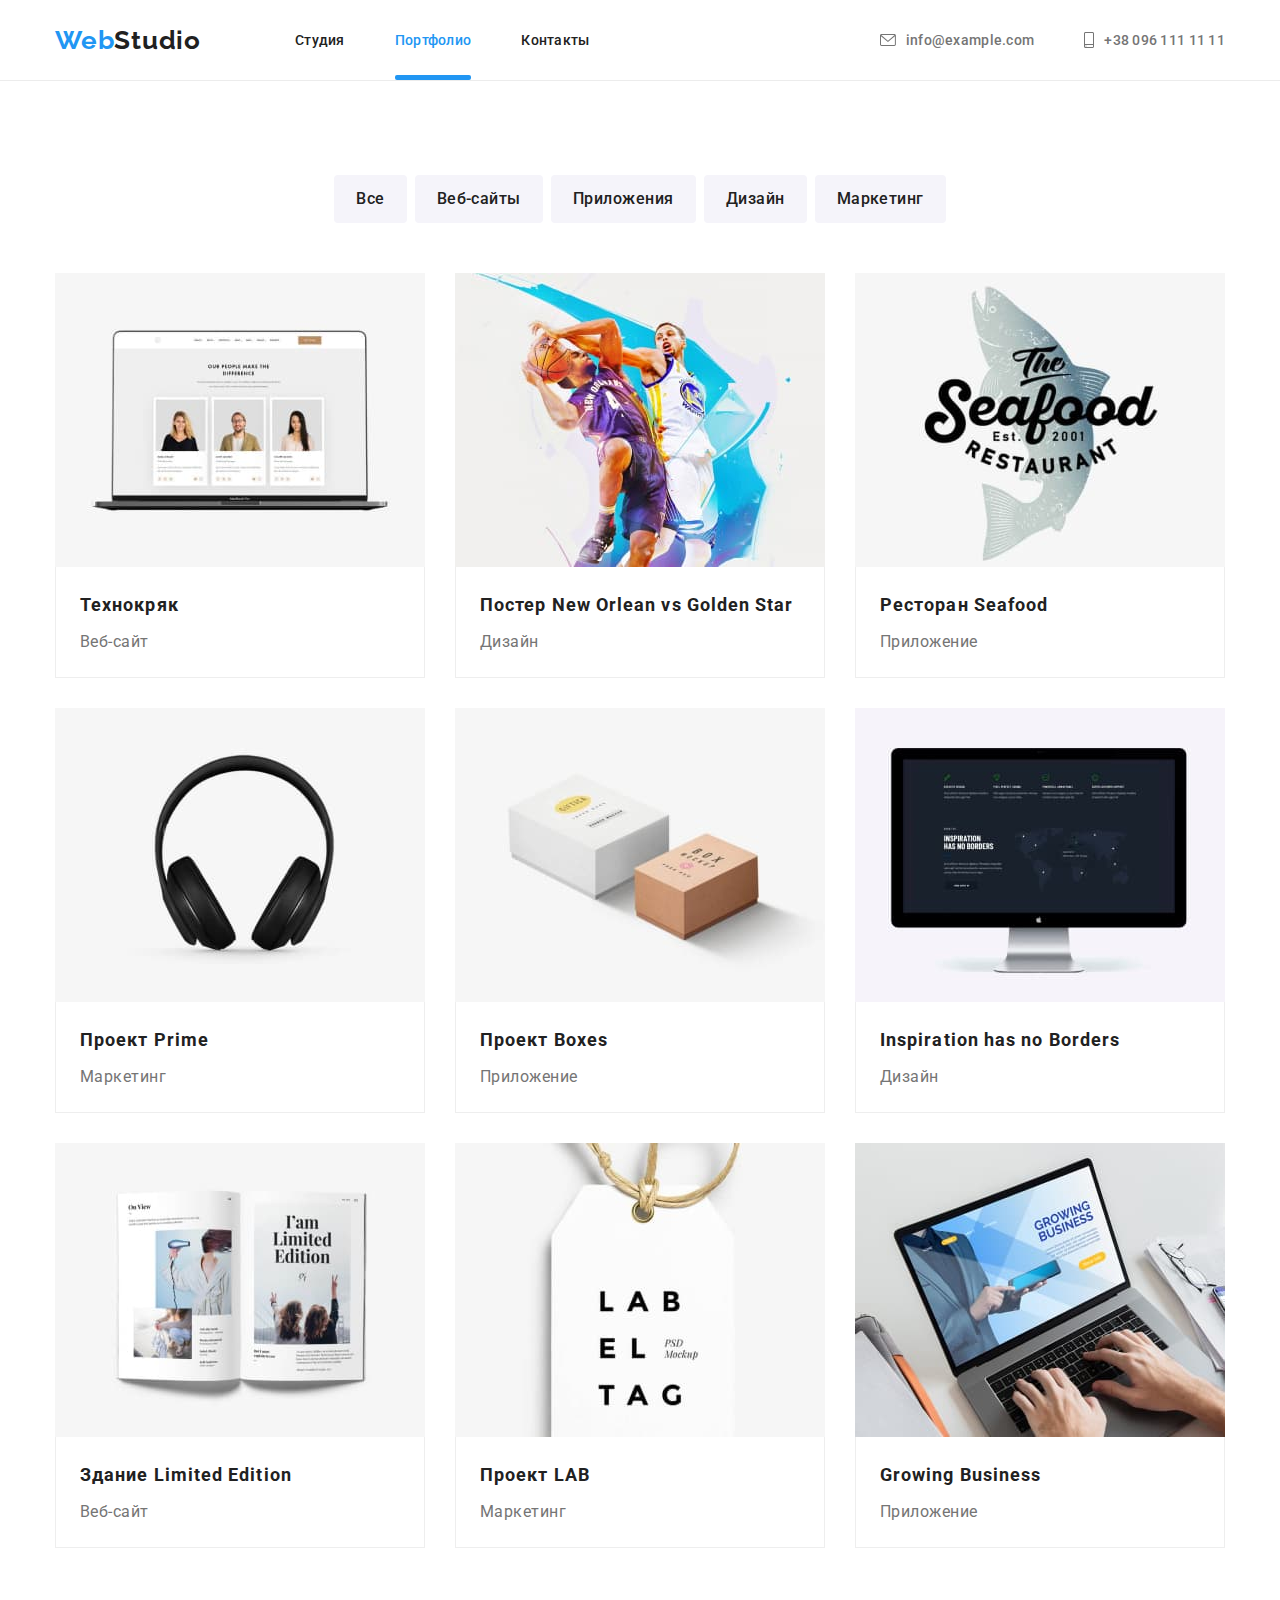
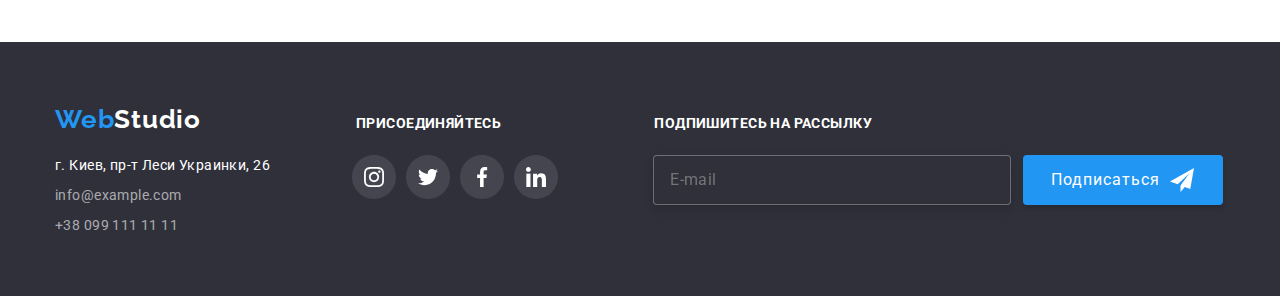
<file: portfolio.html>
<!DOCTYPE html>
<html lang="ru">

<head>
    <meta charset="UTF-8">
      <meta name="viewport" content="width=device-width, initial-scale=1.0">
    <link rel="preconnect" href="https://fonts.gstatic.com">
    <link href="https://fonts.googleapis.com/css2?family=Raleway:wght@700&family=Roboto:wght@400;500;700;900&display=swap"
        rel="stylesheet">
        <title>Портфолио</title>
          <link rel="stylesheet" href="https://cdnjs.cloudflare.com/ajax/libs/modern-normalize/1.0.0/modern-normalize.min.css"> 
          <link rel="stylesheet" href="./css/style.css">
</head>

<body class="body-portfolio">   
<!--шапка-->
<header class="header-portfolio">
    <div class="container header-items">
        <nav class="header-logo">
            <a class="logo" href="./index.html"> <span class="logo-span">Web</span>Studio</a>
            <ul class="header-nav">
            <li class="item"><a class="link" href="./index.html">Студия</a></li>
            <li class="item"><a class="current link" href="./portfolio.html">Портфолио</a></li>
            <li class="item"><a class="link" href="#contact">Контакты</a></li>
        </ul>
    </nav>
    <ul class="contacts-header">
        <li class="item">
            <a class="contacts-icon link" href="mailto:info@example.com">
                <svg class="envelope-icon" width="16" height="12">
                    <use href="./images/icons/svg-def-true.svg#icon-envelope"></use>
                </svg>
                info@example.com
            </a>
        </li>
        <li class="item">
            <a class="contacts-icon link" href="tel:+380961111111">
                <svg class="smartphone-icon" width="10" height="16">
                    <use href="./images/icons/svg-def-true.svg#icon-smartphone"></use>
                </svg>
                +38 096 111 11 11
            </a>
        </li>
    </ul>
    </div>
  </header>

<!--контент-->
<main>
  <section class="portfolio">
    <div class="container">
        <h1 class="visuallyhidden">Портфолио</h1>
            <ul class="portfolio-filter">
                <li class="item"><a href="#">Все</a></li>
                <li class="item"><a href="#">Веб-сайты</a></li>
                <li class="item"><a href="#">Приложения</a></li>
                <li class="item"><a href="#">Дизайн</a></li>
                <li class="item"><a href="#">Маркетинг</a></li>
            </ul>
                <ul class="portfolio-list">
            <li class="item">
                    <a class="link" href="">
                    <div class="portfolio-box">
                    <img src="./images/project1.jpg" alt="Веб-сайт">
                    <div class="overlay">
                            <p>
                             Технокряк это современная площадка распространения коронавируса.
                             Компании используют эту платформу для цифрового
                             шпионажа и атак на защищённые сервера конкурентов.
                            </p>
                </div>
                </div>
                <div class="portfolio-content">
                <h2 class="portfolio-title">Технокряк</h2>
                <p class="portfolio-service">Веб-сайт</p>
                </div>
                </a>                        
            </li>
            <li class="item">
                   <a href="">
                   <div class="portfolio-box">
                   <img src="./images/project2.jpg" alt="Дизайн">
                   <div class="overlay">
                       <p>
                        Технокряк это современная площадка распространения коронавируса.
                        Компании используют эту платформу для цифрового
                        шпионажа и атак на защищённые сервера конкурентов.
                       </p>
                    </div>
                    </div>
                <div class="portfolio-content">
                <h2 class="portfolio-title">Постер New Orlean vs Golden Star</h2>
                <p class="portfolio-service">Дизайн</p>
                </div>
                </a>
            </li>
            <li class="item">
                    <a href="">
                    <div class="portfolio-box">
                    <img src="./images/project3.jpg" alt="Приложение">
                    <div class="overlay">
                        <p>
                            Технокряк это современная площадка распространения коронавируса.
                            Компании используют эту платформу для цифрового
                            шпионажа и атак на защищённые сервера конкурентов.
                        </p>
                    </div>
                    </div>
                <div class="portfolio-content">
                <h2 class="portfolio-title">Ресторан Seafood</h2>
                <p class="portfolio-service">Приложение</p>
                </div>
                </a>
            </li>
            <li class="item">
                    <a href="">
                    <div class="portfolio-box">
                    <img src="./images/project4.jpg" alt="Маркетинг">
                    <div class="overlay">
                        <p>
                            Технокряк это современная площадка распространения коронавируса.
                            Компании используют эту платформу для цифрового
                            шпионажа и атак на защищённые сервера конкурентов.
                        </p>
                    </div>
                    </div>
                <div class="portfolio-content">
                <h2 class="portfolio-title">Проект Prime</h2>
                <p class="portfolio-service">Маркетинг</p>
                </div>
                </a>
            </li>
            <li class="item">
                    <a href="">
                    <div class="portfolio-box">
                    <img src="./images/project5.jpg" alt="Приложение">
                    <div class="overlay">
                        <p>
                            Технокряк это современная площадка распространения коронавируса.
                            Компании используют эту платформу для цифрового
                            шпионажа и атак на защищённые сервера конкурентов.
                        </p>
                    </div>
                    </div>
                <div class="portfolio-content">
                <h2 class="portfolio-title">Проект Boxes</h2>
                <p class="portfolio-service">Приложение</p>
                </div>
                </a>
            </li>
            <li class="item">
                    <a href="">
                    <div class="portfolio-box">
                    <img src="./images/project6.jpg" alt="Веб-сайт">
                    <div class="overlay">
                        <p>
                            Технокряк это современная площадка распространения коронавируса.
                            Компании используют эту платформу для цифрового
                            шпионажа и атак на защищённые сервера конкурентов.
                        </p>
                    </div>
                    </div>
                <div class="portfolio-content">
                <h2 class="portfolio-title">Inspiration has no Borders</h2>
                <p class="portfolio-service">Дизайн</p>
                </div>
                </a>
            </li>
            <li class="item">
                    <a href="">
                    <div class="portfolio-box">
                    <img src="./images/project7.jpg" alt="Дизайн">
                    <div class="overlay">
                        <p>
                            Технокряк это современная площадка распространения коронавируса.
                            Компании используют эту платформу для цифрового
                            шпионажа и атак на защищённые сервера конкурентов.
                        </p>
                    </div>
                    </div>
                <div class="portfolio-content">
                <h2 class="portfolio-title">Здание Limited Edition</h2>
                <p class="portfolio-service">Веб-сайт</p>
                </div>
                </a>
            </li>
            <li class="item">
                    <a href="">
                    <div class="portfolio-box">
                    <img src="./images/project8.jpg" alt="Маркетинг">
                    <div class="overlay">
                        <p>
                            Технокряк это современная площадка распространения коронавируса.
                            Компании используют эту платформу для цифрового
                            шпионажа и атак на защищённые сервера конкурентов.
                        </p>
                    </div>
                    </div>
                <div class="portfolio-content">
                <h2 class="portfolio-title">Проект LAB</h2>
                <p class="portfolio-service">Маркетинг</p>
                </div>
                </a>
            </li>
            <li class="item">
                    <a href="">
                    <div class="portfolio-box">
                    <img src="./images/project9.jpg" alt="Приложение">
                    <div class="overlay">
                        <p>
                            Технокряк это современная площадка распространения коронавируса.
                            Компании используют эту платформу для цифрового
                            шпионажа и атак на защищённые сервера конкурентов.
                        </p>
                    </div>
                    </div>
                <div class="portfolio-content">
                <h2 class="portfolio-title">Growing Business</h2>
                <p class="portfolio-service">Приложение</p>
                </div>
                </a>
            </li>
        </ul>
    </div>
  </section>
</main>

<!--подвал портфолио-->
<footer class="footer">
    <div class="container">
        <div class="footer-flex">
            <a class="logo-footer" href="./index.html"><span class="logo-span">Web</span>Studio</a>
            <h3 class="footer-join">Присоединяйтесь</h3>
            <h3 class="mail-log">Подпишитесь на рассылку</h3>
        </div>
        <div class="address-flex">
            <address class="footer-address">
                <ul class="footer-list">
                    <li class="item">
                        <a class="address" id="contact" href="#">г. Киев, пр-т Леси Украинки, 26</a>
                    </li>
                    <li class="item">
                        <a href="mailto:info@example.com">info@example.com</a>
                    </li>
                    <li class="item">
                        <a href="tel:+380991111111">+38 099 111 11 11</a>
                    </li>
                </ul>
            </address>
            <ul class="footer-icons">
                <li class="item">
                    <a class="icon" href="https://www.instagram.com" target="_blank">
                        <svg class="icon-svg" width="44" height="44" viewBox="0 0 44 44" fill="none"
                            xmlns="http://www.w3.org/2000/svg">
                            <path class="instagram-footer-1"
                                d="M44 21.9999C44 28.0751 41.5376 33.5751 37.5564 37.5563C33.5751 41.5375 28.0751 43.9999 22 43.9999C15.9249 43.9999 10.4249 41.5375 6.44365 37.5563C2.46243 33.5751 0 28.0751 0 21.9999C0 15.9248 2.46243 10.4248 6.44365 6.44359C10.4249 2.46237 15.9249 -6.10352e-05 22 -6.10352e-05C28.0751 -6.10352e-05 33.5751 2.46237 37.5564 6.44359C41.5376 10.4248 44 15.9248 44 21.9999Z"
                                fill="white" />
                            <g clip-path="url(#clip)">
                                <path class="instagram-footer-2"
                                    d="M31.9804 17.8801C31.9336 16.8174 31.7617 16.0868 31.5156 15.4537C31.2616 14.7818 30.8709 14.1801 30.359 13.68C29.8589 13.1721 29.2533 12.7774 28.5891 12.5274C27.9524 12.2813 27.2256 12.1094 26.163 12.0626C25.0924 12.0118 24.7525 12 22.0371 12C19.3217 12 18.9818 12.0118 17.9152 12.0586C16.8525 12.1055 16.1219 12.2775 15.489 12.5235C14.8169 12.7774 14.2153 13.1681 13.7152 13.68C13.2073 14.1801 12.8127 14.7857 12.5626 15.4499C12.3164 16.0868 12.1446 16.8134 12.0977 17.8761C12.0469 18.9467 12.0352 19.2866 12.0352 22.002C12.0352 24.7173 12.0469 25.0572 12.0938 26.1239C12.1406 27.1865 12.3126 27.9171 12.5588 28.5502C12.8127 29.2221 13.2073 29.8238 13.7152 30.3239C14.2153 30.8318 14.8209 31.2265 15.4851 31.4765C16.1219 31.7226 16.8486 31.8945 17.9114 31.9413C18.9779 31.9883 19.3179 31.9999 22.0333 31.9999C24.7487 31.9999 25.0885 31.9883 26.1552 31.9413C27.2179 31.8945 27.9484 31.7226 28.5813 31.4765C29.9254 30.9568 30.9881 29.8941 31.5078 28.5502C31.7538 27.9133 31.9258 27.1865 31.9727 26.1239C32.0195 25.0572 32.0313 24.7173 32.0313 22.002C32.0313 19.2866 32.0273 18.9467 31.9804 17.8801ZM30.1794 26.0457C30.1364 27.0225 29.9723 27.5499 29.8356 27.9015C29.4995 28.7728 28.808 29.4643 27.9367 29.8004C27.5851 29.9372 27.0538 30.1012 26.0809 30.1441C25.026 30.1911 24.7096 30.2027 22.0411 30.2027C19.3726 30.2027 19.0522 30.1911 18.0011 30.1441C17.0244 30.1012 16.4969 29.9372 16.1453 29.8004C15.7117 29.6402 15.317 29.3862 14.9967 29.0541C14.6646 28.7298 14.4106 28.3391 14.2504 27.9055C14.1137 27.5539 13.9496 27.0225 13.9067 26.0497C13.8597 24.9948 13.8481 24.6783 13.8481 22.0097C13.8481 19.3412 13.8597 19.0209 13.9067 17.9699C13.9496 16.9932 14.1137 16.4657 14.2504 16.1141C14.4106 15.6804 14.6646 15.2859 15.0007 14.9654C15.3248 14.6333 15.7155 14.3793 16.1493 14.2192C16.5009 14.0825 17.0323 13.9184 18.0051 13.8754C19.06 13.8285 19.3765 13.8168 22.0449 13.8168C24.7174 13.8168 25.0337 13.8285 26.0848 13.8754C27.0616 13.9184 27.589 14.0825 27.9407 14.2192C28.3742 14.3793 28.7689 14.6333 29.0893 14.9654C29.4213 15.2897 29.6753 15.6804 29.8356 16.1141C29.9723 16.4657 30.1364 16.997 30.1794 17.9699C30.2263 19.0248 30.238 19.3412 30.238 22.0097C30.238 24.6783 30.2263 24.9908 30.1794 26.0457Z"
                                    fill="#ffff" />
                                <path class="instagram-footer-3"
                                    d="M22.0371 16.8642C19.2007 16.8642 16.8994 19.1654 16.8994 22.0019C16.8994 24.8385 19.2007 27.1396 22.0371 27.1396C24.8737 27.1396 27.1749 24.8385 27.1749 22.0019C27.1749 19.1654 24.8737 16.8642 22.0371 16.8642ZM22.0371 25.3346C20.197 25.3346 18.7044 23.8422 18.7044 22.0019C18.7044 20.1617 20.197 18.6692 22.0371 18.6692C23.8774 18.6692 25.3698 20.1617 25.3698 22.0019C25.3698 23.8422 23.8774 25.3346 22.0371 25.3346Z"
                                    fill="#ffff" />
                                <path class="instagram-footer-4"
                                    d="M28.5775 16.6611C28.5775 17.3235 28.0404 17.8605 27.3779 17.8605C26.7155 17.8605 26.1785 17.3235 26.1785 16.6611C26.1785 15.9986 26.7155 15.4617 27.3779 15.4617C28.0404 15.4617 28.5775 15.9986 28.5775 16.6611Z"
                                    fill="#ffff" />
                            </g>
                            <defs>
                                <clipPath id="clip-21">
                                    <rect width="20" height="20" fill="white" transform="translate(12 12)" />
                                </clipPath>
                            </defs>
                        </svg>
                    </a>
                </li>
                <li class="item">
                    <a class="icon" href="https://www.twitter.com" target="_blank">
                        <svg class="icon-svg" width="44" height="44" viewBox="0 0 44 44" fill="none"
                            xmlns="http://www.w3.org/2000/svg">
                            <path class="twitter-footer-1"
                                d="M44 21.9999C44 28.0751 41.5376 33.5751 37.5564 37.5563C33.5751 41.5375 28.0751 43.9999 22 43.9999C15.9249 43.9999 10.4249 41.5375 6.44365 37.5563C2.46243 33.5751 0 28.0751 0 21.9999C0 15.9248 2.46243 10.4248 6.44365 6.44359C10.4249 2.46237 15.9249 -6.10352e-05 22 -6.10352e-05C28.0751 -6.10352e-05 33.5751 2.46237 37.5564 6.44359C41.5376 10.4248 44 15.9248 44 21.9999Z"
                                fill="white" />
                            <g clip-path="url(#clip)">
                                <path class="twitter-footer-2"
                                    d="M32 15.7988C31.2563 16.125 30.4637 16.3412 29.6375 16.4462C30.4875 15.9388 31.1363 15.1412 31.4412 14.18C30.6488 14.6525 29.7738 14.9863 28.8412 15.1725C28.0887 14.3713 27.0162 13.875 25.8462 13.875C23.5763 13.875 21.7487 15.7175 21.7487 17.9763C21.7487 18.3012 21.7762 18.6137 21.8438 18.9112C18.435 18.745 15.4188 17.1113 13.3925 14.6225C13.0387 15.2363 12.8313 15.9388 12.8313 16.695C12.8313 18.115 13.5625 19.3737 14.6525 20.1025C13.9937 20.09 13.3475 19.8988 12.8 19.5975C12.8 19.61 12.8 19.6262 12.8 19.6425C12.8 21.635 14.2212 23.29 16.085 23.6712C15.7512 23.7625 15.3875 23.8062 15.01 23.8062C14.7475 23.8062 14.4825 23.7913 14.2337 23.7362C14.765 25.36 16.2725 26.5538 18.065 26.5925C16.67 27.6838 14.8988 28.3412 12.9813 28.3412C12.645 28.3412 12.3225 28.3263 12 28.285C13.8162 29.4563 15.9688 30.125 18.29 30.125C25.835 30.125 29.96 23.875 29.96 18.4575C29.96 18.2762 29.9538 18.1013 29.945 17.9275C30.7588 17.35 31.4425 16.6288 32 15.7988Z"
                                    fill="#ffff" />
                            </g>
                            <defs>
                                <clipPath id="clip-22">
                                    <rect width="20" height="20" fill="white" transform="translate(12 12)" />
                                </clipPath>
                            </defs>
                        </svg>

                    </a>
                </li>
                <li class="item">
                    <a class="icon" href="https://www.facebook.com" target="_blank">
                        <svg class="icon-svg" width="44" height="44" viewBox="0 0 44 44" fill="none"
                            xmlns="http://www.w3.org/2000/svg">
                            <path class="facebook-footer-1"
                                d="M44 21.9999C44 28.0751 41.5376 33.5751 37.5564 37.5563C33.5751 41.5375 28.0751 43.9999 22 43.9999C15.9249 43.9999 10.4249 41.5375 6.44365 37.5563C2.46243 33.5751 0 28.0751 0 21.9999C0 15.9248 2.46243 10.4248 6.44365 6.44359C10.4249 2.46237 15.9249 -6.10352e-05 22 -6.10352e-05C28.0751 -6.10352e-05 33.5751 2.46237 37.5564 6.44359C41.5376 10.4248 44 15.9248 44 21.9999Z"
                                fill="white" />
                            <g clip-path="url(#clip)">
                                <path class="facebook-footer-2"
                                    d="M25.3308 15.3208H27.1567V12.1408C26.8417 12.0975 25.7583 12 24.4967 12C21.8642 12 20.0608 13.6558 20.0608 16.6992V19.5H17.1558V23.055H20.0608V32H23.6225V23.0558H26.41L26.8525 19.5008H23.6217V17.0517C23.6225 16.0242 23.8992 15.3208 25.3308 15.3208Z"
                                    fill="#ffff" />
                            </g>
                            <defs>
                                <clipPath id="clip-23">
                                    <rect width="20" height="20" fill="white" transform="translate(12 12)" />
                                </clipPath>
                            </defs>
                        </svg>

                    </a>
                </li>
                <li class="item">
                    <a class="icon" href="https://www.linkedin.com" target="_blank">
                        <svg class="icon-svg" width="44" height="44" viewBox="0 0 44 44" fill="none"
                            xmlns="http://www.w3.org/2000/svg">
                            <path class="linkedin-footer-1"
                                d="M44 21.9999C44 28.0751 41.5376 33.5751 37.5564 37.5563C33.5751 41.5375 28.0751 43.9999 22 43.9999C15.9249 43.9999 10.4249 41.5375 6.44365 37.5563C2.46243 33.5751 0 28.0751 0 21.9999C0 15.9248 2.46243 10.4248 6.44365 6.44359C10.4249 2.46237 15.9249 -6.10352e-05 22 -6.10352e-05C28.0751 -6.10352e-05 33.5751 2.46237 37.5564 6.44359C41.5376 10.4248 44 15.9248 44 21.9999Z"
                                fill="white" />
                            <g clip-path="url(#clip)">
                                <path class="linkedin-footer-2"
                                    d="M31.995 32V31.9992H32V24.6642C32 21.0759 31.2275 18.3117 27.0325 18.3117C25.0158 18.3117 23.6625 19.4184 23.11 20.4675H23.0517V18.6467H19.0742V31.9992H23.2158V25.3875C23.2158 23.6467 23.5458 21.9634 25.7017 21.9634C27.8258 21.9634 27.8575 23.95 27.8575 25.4992V32H31.995Z"
                                    fill="#ffff" />
                                <path class="linkedin-footer-3" d="M12.33 18.6475H16.4767V32H12.33V18.6475Z"
                                    fill="#ffff" />
                                <path class="linkedin-footer-4"
                                    d="M14.4017 12C13.0758 12 12 13.0758 12 14.4017C12 15.7275 13.0758 16.8258 14.4017 16.8258C15.7275 16.8258 16.8033 15.7275 16.8033 14.4017C16.8025 13.0758 15.7267 12 14.4017 12V12Z"
                                    fill="#ffff" />
                            </g>
                            <defs>
                                <clipPath id="clip-24">
                                    <rect width="20" height="20" fill="white" transform="translate(12 12)" />
                                </clipPath>
                            </defs>
                        </svg>

                    </a>
                </li>
            </ul>

            <form class="mail" autocomplete="off">
                <input class="mail-input" type="email" name="mail" placeholder="E-mail" />
                <button class="mail-button" type="submit">Подписаться
                    <svg class="send-icon" width="24" height="24" viewBox="0 0 24 24" fill="none"
                        xmlns="http://www.w3.org/2000/svg">
                        <use href="./images/icons/svg-def-true.svg#icon-send"></use>
                    </svg>
                </button>
            </form>
        </div>
    </div>
</footer>
</body>

</html>
</file>
<file: css/style.css>
/* цветовые настройки для переменной */
:root {
  --primary-text-color: #212121;
  --second-text-color: #757575;
  --accent-color: #2196f3;
  --primary-white-color: #ffffff;
  --primari-black-color: #000000;
  --background-color: #f5f4fa;
  --secondary-background-color: #2f303a;
  --svg-client-color: #afb1b8;

  /* переменная для кубика */
  --cubic-bezier: cubic-bezier(0.4, 0, 0.2, 1);
}

/* общие настройки стиля текста*/
* {
  list-style: none;
  text-decoration: none;
  font-family: "roboto", sans-serif;
  color: var(--primary-text-color);
}

/*контейнер*/
.container {
  width: 1200px;
  padding-left: 15px;
  padding-right: 15px;
  margin-left: auto;
  margin-right: auto;
  /* outline: 2px solid orange; */
}

/*шапка*/

.header-items {
  display: flex;
  align-items: center;
}

.header-logo {
  display: flex;
  align-items: center;
}

.logo {
  font-family: "Raleway";
  font-style: normal;
  font-weight: bold;
  font-size: 26px;
  line-height: 1.19;
  letter-spacing: 0.03em;
  color: var(--primary-black-color);
}

.logo-span {
  font-family: "Raleway";
  color: var(--accent-color);
}

.header-nav .item:not(:last-child) {
  margin-right: 50px;
}

.header-nav {
  display: flex;
  margin: 0 0 0 94px;
  padding: 32px 0;
  align-items: center;

  color: var(--primary-text-color);
  font-size: 14px;
  font-weight: 500;
  line-height: 1.17;
  letter-spacing: 0.02em;
}

.header-nav .link,
.contacts-header .link {
  padding-top: 32px;
  padding-bottom: 32px;

  transition-property: color;
  transition-duration: 250ms;
  transition-timing-function: var(--cubic-bezier);
}
.envelope-icon,
.smartphone-icon {
  transition-property: fill;
  transition-duration: 250ms;
  transition-timing-function: var(--cubic-bezier);
}

.header-nav .link:hover,
.header-nav .link:focus,
.contacts-header .link:hover,
.contacts-header .link:focus,
.current {
  color: var(--accent-color);
}

.current {
  position: relative;

  color: var(--accent-color);
}

.current::after {
  content: "";
  display: block;

  position: absolute;
  left: 0px;
  bottom: 0px;

  width: 100%;
  height: 5px;

  background-color: var(--accent-color);
  border-radius: 2px;
}

.contacts-header {
  display: flex;
  margin: 0 0 0 auto;
  padding: 0;

  font-weight: 500;
  font-size: 14px;
  line-height: 1.17;
  letter-spacing: 0.02em;
}

.contacts-header .link {
  fill: var(--second-text-color);
  color: var(--second-text-color);
  justify-content: center;
  align-items: center;
}

.contacts-header .item + .item {
  margin-left: 50px;
}

.envelope-icon,
.smartphone-icon {
  margin-right: 10px;
}

.contacts-icon {
  display: flex;
}

.contacts-icon:hover,
.contacts-icon:focus {
  fill: var(--accent-color);
}

/*герой-контейнер*/

.hero {
  width: 100%;
  background-color: #c4c4c4;
  background-image: linear-gradient(
      rgba(47, 48, 58, 0.4),
      rgba(47, 48, 58, 0.4)
    ),
    url(../images/hero.jpg);

  text-align: center;
  padding-top: 200px;
  padding-bottom: 200px;
}

.backdrop {
  position: fixed;
  top: 0;
  left: 0;

  width: 100%;
  height: 100%;
  background-color: rgba(0, 0, 0, 0.2);

  opacity: 1;

  z-index: 2;
}

.backdrop.is-hidden {
  opacity: 0;
  pointer-events: none;
  transition-property: opacity;
  transition-duration: 250ms;
  transition-timing-function: var(--cubic-bezier);
}

.backdrop.is-hidden .modal {
  transform: translate(-50%, -50%) scale(0);
}

.modal {
  position: absolute;
  top: 50%;
  left: 50%;
  transform: translate(-50%, -50%) scale(1);

  width: 528px;
  padding: 40px;

  background-color: var(--primary-white-color);

  transition-property: transform;
  transition-duration: 250ms;
  transition-timing-function: var(--cubic-bezier);
}

.modal-close {
  position: absolute;
  top: 0%;
  right: 0%;

  width: 30px;
  height: 30px;

  padding: 0px;
  margin-top: 7px;
  margin-right: 8px;
  box-sizing: border-box;

  border-radius: 50%;
  border: solid 0px;
  border-color: var(--primary-white-color);

  background-color: var(--primary-white-color);
}

.modal-title {
  margin-bottom: 12px;

  font-weight: 700;
  font-size: 20px;
  line-height: 1.15;
  text-align: center;
  letter-spacing: 0.03em;
}

.close-icon {
  transition-property: fill;
  transition-duration: 250ms;
  transition-timing-function: var(--cubic-bezier);
}

.modal-close:hover .close-icon,
.modal-close:focus .close-icon {
  fill: var(--accent-color);
}

.name,
.telephone,
.email,
.textarea {
  display: flex;
  text-align: left;
  margin-bottom: 4px;

  font-weight: normal;
  font-size: 12px;
  line-height: 1.16;
  letter-spacing: 0.01em;

  color: var(--second-text-color);
  box-sizing: content-box;
}

.name {
  width: 25px;
}
.telephone {
  width: 50px;
}
.email {
  width: 35px;
}
.textarea {
  width: 80px;
}

.name-relative,
.telephone-relative,
.email-relative {
  position: relative;
}

.name-icon,
.email-icon {
  position: absolute;
  left: 12px;
  top: 28px;
}

.telephone-icon {
  position: absolute;
  left: 11px;
  top: 28px;
}

.name-input,
.telephone-input,
.email-input {
  width: 448px;
  height: 40px;
  margin-bottom: 10px;
  padding: 0 0 0 40px;

  border: 1px solid rgba(33, 33, 33, 0.2);
  box-sizing: border-box;
  border-radius: 4px;

  transition-property: border-color;
  transition-duration: 250ms;
  transition-timing-function: var(--cubic-bezier);
}

.name-icon,
.email-icon,
.telephone-icon {
  transition-property: fill;
  transition-duration: 250ms;
  transition-timing-function: var(--cubic-bezier);
}

.name-input:focus,
.telephone-input:focus,
.email-input:focus {
  border-color: var(--accent-color);
  outline: none;
}

.name-input:focus + .name-icon,
.telephone-input:focus + .telephone-icon,
.email-input:focus + .email-icon {
  fill: var(--accent-color);
}

.email-input:invalid {
  border-color: red;
}

.email-input:invalid + .email-icon {
  fill: red;
}

.textarea-input {
  width: 448px;
  height: 120px;
  margin-bottom: 20px;
  padding: 12px 16px;

  border: 1px solid rgba(33, 33, 33, 0.2);
  box-sizing: border-box;
  border-radius: 4px;

  resize: none;
  outline: none;

  transition-property: border-color;
  transition-duration: 250ms;
  transition-timing-function: var(--cubic-bezier);
}

.textarea-input:focus {
  border-color: var(--accent-color);
}

.checkbox {
  display: flex;
  align-items: center;

  font-weight: 400;
  font-size: 14px;
  line-height: 1.71;

  letter-spacing: 0.03em;

  color: var(--second-text-color);
}

.checkbox-link {
  margin-left: 5px;
  margin-bottom: 2px;

  color: var(--accent-color);
  text-decoration-line: underline;
}

.checkbox-div {
  display: flex;
  align-items: center;
  margin-bottom: 30px;
  margin-left: 12px;
}

.checkbox-input {
  position: absolute;
  width: 1px;
  height: 1px;
  margin: -1px;
  border: 0;
  padding: 0;
  white-space: nowrap;
  clip-path: inset(100%);
  clip: rect(0 0 0 0);
  overflow: hidden;
}

.icon-span {
  display: inline-block;
  margin-right: 7px;

  width: 16px;
  height: 15px;
  color: #212121;
  border: 2px solid var(--primari-black-color);
  border-radius: 2px;
  transition-property: background-color, border;
  transition-duration: 250ms;
  transition-timing-function: var(--cubic-bezier);
}

.checkbox-input:checked + .icon-span {
  background-image: url(../images/icons/check.svg);
  background-color: var(--accent-color);
  background-size: cover;
  background-origin: border-box;
  border: none;
}

.modal-submit {
  width: 200px;
  height: 50px;
  padding: 10px 55px;
  margin-left: auto;
  margin-right: auto;
  text-align: center;
  align-items: center;

  font-size: 16px;
  line-height: 1.87;
  letter-spacing: 0.06em;

  background-color: var(--accent-color);
  color: var(--primary-white-color);

  box-shadow: 0px 4px 4px rgba(0, 0, 0, 0.15);
  border-radius: 4px;
  border: none;
}

.hero-title {
  width: 696px;
  margin: 0px auto 30px;
  padding: 0;

  color: var(--primary-white-color);

  font-weight: 900;
  font-size: 44px;
  line-height: 1.36;
  letter-spacing: 0.06em;
  text-transform: uppercase;
  text-align: center;
}

.hero-button {
  display: inline-block;
  height: 50px;
  min-width: 200px;
  padding: 10px 32px;

  font-weight: 700;
  font-size: 16px;
  line-height: 1.875;
  align-items: center;
  letter-spacing: 0.06em;

  box-shadow: 0px 4px 4px rgba(0, 0, 0, 0.15);
  border-radius: 4px;
  border: none;

  color: var(--primary-white-color);
  background-color: var(--accent-color);
}

/* раздел - особенности */
.features {
  padding-top: 94px;
  padding-bottom: 94px;
}

.visuallyhidden {
  position: absolute;
  width: 1px;
  height: 1px;
  margin: -1px;
  border: 0;
  padding: 0;
  white-space: nowrap;
  clip-path: inset(100%);
  clip: rect(0 0 0 0);
  overflow: hidden;
}

.features-icon {
  background-color: var(--background-color);
  padding: 25px 100px;
  margin-bottom: 30px;
}

.features-list {
  display: flex;

  margin: 0;
  padding: 0;
}

.features-list .item + .item {
  margin-left: 30px;
}

.features-list .item {
  width: 270px;
}

.features-list p {
  margin: 0;
  color: var(--second-text-color);
  font-size: 14px;
  line-height: 1.71;
  letter-spacing: 0.03em;
}

.features-title {
  padding: 0;
  margin: 0 0 10px;
  font-weight: bold;
  font-size: 14px;
  line-height: 1.71;
  letter-spacing: 0.03em;
  text-transform: uppercase;
}

/*раздел - чем мы занимаемся*/
.visual-features {
  padding-bottom: 94px;
}

.visual-features h2 {
  margin: 0 0 50px;
  font-weight: bold;
  font-size: 36px;
  line-height: 1.17;
  text-align: center;
  letter-spacing: 0.03em;
}

.visual-items {
  margin: 0;
  padding: 0;
  display: flex;
}

.visual-items img {
  display: block;
}

.visual-items .item + .item {
  margin-left: 30px;
}

.relative-div {
  position: relative;
}

.absolute-div {
  position: absolute;
  bottom: 0%;
}

.features-item {
  margin: 0;
  display: block;
  font-size: 14px;
  line-height: 1.14;
  text-align: center;
  letter-spacing: 0.03em;
  text-transform: uppercase;

  color: var(--primary-white-color);
}

.box-1 {
  padding: 27px 83px 27px 82px;
  background-color: rgba(47, 48, 58, 0.8);
}

.box-2 {
  padding: 27px 85px;
  background-color: rgba(47, 48, 58, 0.8);
}

.box-3 {
  padding: 27px 90px 27px 91px;
  background-color: rgba(47, 48, 58, 0.8);
}

/*наша команда*/
.team {
  background-color: var(--background-color);
  padding-top: 94px;
  padding-bottom: 94px;
}

.team-list {
  display: flex;
  margin: 0;
  padding: 0;
}

.team-list img {
  display: block;
  margin-bottom: 30px;
}

.team-list .item {
  background-color: var(--primary-white-color);
  box-shadow: 0px 1px 3px rgba(0, 0, 0, 0.12), 0px 1px 1px rgba(0, 0, 0, 0.14),
    0px 2px 1px rgba(0, 0, 0, 0.2);
  border-radius: 0px 0px 4px 4px;
}

.team-list .item + .item {
  margin-left: 30px;
}

.team h2 {
  margin-top: 0;
  margin-bottom: 50px;
  font-weight: bold;
  font-size: 36px;
  line-height: 1.17;
  text-align: center;
  letter-spacing: 0.03em;
}

.team-member {
  margin: 0 0 10px;

  font-weight: bold;
  font-size: 16px;
  line-height: 1.19;
  text-align: center;
  letter-spacing: 0.03em;
}

.team-profession {
  margin: 0 0 16px;

  font-size: 16px;
  line-height: 1.19;
  text-align: center;
  letter-spacing: 0.03em;
  color: var(--second-text-color);
}

.team-icon {
  display: flex;
  padding: 0px 32px 30px;
}

/* team-icons */
.icon-svg .instagram-path-1,
.icon-svg .instagram-path-2,
.icon-svg .instagram-path-3,
.icon-svg .instagram-path-4,
.icon-svg .twitter-path-1,
.icon-svg .twitter-path-2,
.icon-svg .facebook-path-1,
.icon-svg .facebook-path-2,
.icon-svg .linkedin-path-1,
.icon-svg .linkedin-path-2,
.icon-svg .linkedin-path-3,
.icon-svg .linkedin-path-4 {
  transition-property: fill;
  transition-duration: 250ms;
  transition-timing-function: var(--cubic-bezier);
}

.team-icon .icon + .icon {
  margin-left: 10px;
}

.icon-svg:hover .instagram-path-1,
.icon-svg:hover .twitter-path-1,
.icon-svg:hover .facebook-path-1,
.icon-svg:hover .linkedin-path-1 {
  fill: var(--accent-color);
}

.icon-svg:hover .instagram-path-2,
.icon-svg:hover .instagram-path-3,
.icon-svg:hover .instagram-path-4,
.icon-svg:hover .twitter-path-2,
.icon-svg:hover .facebook-path-2,
.icon-svg:hover .linkedin-path-2,
.icon-svg:hover .linkedin-path-3,
.icon-svg:hover .linkedin-path-4 {
  fill: var(--primary-white-color);
}

.icon-svg {
  width: 44px;
  height: 44px;
}

/* постоянные клиенты */
.clients h2 {
  margin: 0 0 50px;

  font-weight: bold;
  font-size: 36px;
  line-height: 1.17;
  text-align: center;
  letter-spacing: 0.03em;
}

.client-list {
  display: flex;
  margin: 0;
  padding: 0 0 94px;
  justify-content: center;
  align-items: center;
}

.client {
  width: 170px;
  height: 90px;
  max-width: 100%;
  box-sizing: border-box;
  border-radius: 4px;
  border: 1px solid rgb(175, 177, 184);
}

.client-1 {
  padding: 20px 63px 21px;
  margin-right: 30px;
}

.client-2 {
  padding: 19px 65px 19px;
  margin-right: 30px;
}

.client-3 {
  padding: 24px 64px 23px 65px;
  margin-right: 30px;
}

.client-4 {
  padding: 24px 45px 24px;
  margin-right: 30px;
}

.client-5 {
  padding: 22px 55px 21px 56px;
  margin-right: 30px;
}

.client-6 {
  padding: 22px 41px 23px;
}

.client-list a {
  display: inline-block;
  fill: var(--svg-client-color);

  transition-property: fill, border-color;
  transition-duration: 250ms;
  transition-timing-function: var(--cubic-bezier);
}

.client-list .client:hover,
.client-list .client:focus {
  fill: var(--accent-color);
  border-color: var(--accent-color);
}

/* подвал */

.footer {
  background-color: var(--secondary-background-color);
  padding-top: 60px;
  padding-bottom: 60px;
}

.logo-footer {
  display: inline-block;
  margin: 0 0 20px;

  font-family: Raleway;
  font-style: normal;
  font-weight: bold;
  font-size: 26px;
  line-height: 1.19;
  letter-spacing: 0.03em;
  color: var(--primary-white-color);
}

.footer-address a {
  color: rgba(255, 255, 255, 0.6);
  font-size: 14px;
  font-weight: 400;
  line-height: 1.5;
  letter-spacing: 0.03em;
  font-style: normal;
}

.footer-list {
  margin: 0 82px 0 0;
  padding: 0;
}

.footer-list a {
  transition-property: color;
  transition-duration: 250ms;
  transition-timing-function: var(--cubic-bezier);
}

.footer-list .item:not(:last-child) {
  margin-bottom: 9px;
}

.footer-address a:hover,
.footer-address a:focus {
  color: var(--accent-color);
}

.footer-address .address {
  color: var(--primary-white-color);
}

.footer-flex {
  display: flex;
  align-items: baseline;
}

.footer-join {
  margin-bottom: 20px;
  margin-left: 155px;
  margin-top: 0px;

  color: var(--primary-white-color);

  font-weight: bold;
  font-size: 14px;
  line-height: 1.14;
  letter-spacing: 0.03em;
  text-transform: uppercase;
}

.address-flex {
  display: flex;
}

.footer-icons {
  display: flex;
  margin: 0;
  padding: 0;
}

.footer-icons .item + .item {
  margin-left: 10px;
}

.mail {
  display: flex;
  width: 570px;
  margin-left: 95px;
}

.mail-log {
  margin-left: 153px;

  font-weight: 700;
  font-size: 14px;
  line-height: 1.14;
  letter-spacing: 0.03em;
  text-transform: uppercase;
  color: var(--primary-white-color);
}

.mail-input {
  display: flex;
  width: 358px;
  height: 50px;
  padding: 15px 0 15px 16px;
  align-items: center;

  border: 1px solid rgba(255, 255, 255, 0.3);
  filter: drop-shadow(0px 4px 4px rgba(0, 0, 0, 0.15));
  border-radius: 4px;

  background-color: var(--secondary-background-color);

  font-weight: normal;
  font-size: 16px;
  line-height: 1.25;

  letter-spacing: 0.03em;

  color: rgba(255, 255, 255, 0.6);

  transition-property: border-color;
  transition-duration: 250ms;
  transition-timing-function: var(--cubic-bezier);
}

.mail .mail-input:invalid {
  border-color: red;
}

.mail-input:focus {
  border-color: var(--accent-color);
  outline: 0;
}

.mail-button {
  display: flex;
  width: 200px;
  height: 50px;
  padding: 10px 28px;
  margin-left: 12px;
  align-items: center;
  text-align: center;

  font-size: 16px;
  line-height: 1.87;
  letter-spacing: 0.06em;

  background-color: var(--accent-color);
  color: var(--primary-white-color);

  box-shadow: 0px 4px 4px rgba(0, 0, 0, 0.15);
  border-radius: 4px;
  border: none;

  transition-property: border-color;
  transition-duration: 250ms;
  transition-timing-function: var(--cubic-bezier);
}

.mail-button:focus {
  border: solid 1px;
  border-color: var(--primary-white-color);
}

.send-icon {
  margin-left: 10px;
}

/* footer-icons */
.icon-svg .facebook-footer-1,
.icon-svg .facebook-footer-2,
.icon-svg .instagram-footer-1,
.icon-svg .twitter-footer-1,
.icon-svg .linkedin-footer-1 {
  transition-property: fill;
  transition-duration: 250ms;
  transition-timing-function: var(--cubic-bezier);
}

.icon-svg .facebook-footer-1,
.icon-svg .instagram-footer-1,
.icon-svg .twitter-footer-1,
.icon-svg .linkedin-footer-1 {
  fill: rgba(255, 255, 255, 0.1);
}

.icon-svg:hover .instagram-footer-1,
.icon-svg:hover .twitter-footer-1,
.icon-svg:hover .linkedin-footer-1,
.icon-svg:hover .facebook-footer-1 {
  fill: var(--accent-color);
}

/* <-------страница-портфолио---------> */

/* навигация */

.portfolio-filter a {
  display: inline-block;
  padding: 11px 22px;
  border-radius: 4px;

  font-weight: 500;
  font-size: 16px;
  line-height: 1.62;
  text-align: center;
  letter-spacing: 0.03em;
  background-color: var(--background-color);
}

.portfolio-filter .item + .item {
  margin-left: 8px;
}

.portfolio-filter {
  display: flex;
  justify-content: center;
  padding: 0;
  margin: 0 0 50px;
}

.header-portfolio {
  border-bottom: 1px solid #ececec;
}

/*портфолио контент*/

.portfolio {
  padding-top: 94px;
  padding-bottom: 94px;
}

.portfolio-filter a {
  transition-property: color, background-color, box-shadow;
  transition-duration: 250ms;
  transition-timing-function: var(--cubic-bezier);
}

.portfolio-filter a:hover,
.portfolio-filter a:focus {
  background-color: var(--accent-color);
  color: var(--primary-white-color);
  box-shadow: 0px 3px 1px rgba(0, 0, 0, 0.1), 0px 1px 2px rgba(0, 0, 0, 0.08),
    0px 2px 2px rgba(0, 0, 0, 0.12);
}

.portfolio-content {
  padding: 20px 24px;
  border: 1px solid #eeeeee;
  border-top: 0;
}

.portfolio-title {
  margin: 0 0 4px;
  padding: 0;
  font-weight: 700;
  font-size: 18px;
  line-height: 2;
  letter-spacing: 0.06em;
}

.portfolio-service {
  margin: 0;
  padding: 0;

  font-size: 16px;
  line-height: 1.87;
  letter-spacing: 0.03em;
  color: var(--second-text-color);
}

.portfolio-list {
  display: flex;
  flex-wrap: wrap;
  padding: 0;
  margin-top: 0;
  margin-bottom: 0;
}

.portfolio-list .item {
  width: 370px;
}

.portfolio-list .item:not(:nth-child(3n)) {
  margin-right: 30px;
}

.portfolio-list .item:not(:nth-last-child(-n + 3)) {
  margin-bottom: 30px;
}

.portfolio-list img {
  display: block;
}

.portfolio-list .item {
  transition-property: box-shadow;
  transition-duration: 250ms;
  transition-timing-function: var(--cubic-bezier);
}

.portfolio-list .item:hover,
.portfolio-list .item:focus {
  box-shadow: 0px 1px 1px rgba(0, 0, 0, 0.12), 0px 4px 4px rgba(0, 0, 0, 0.06),
    1px 4px 6px rgba(0, 0, 0, 0.16);
}

.portfolio-box {
  position: relative;
  width: 370px;
  height: 294px;

  overflow: hidden;
}

.overlay {
  position: absolute;
  left: 0;
  top: 0;

  width: 100%;
  height: 100%;

  background-color: rgba(33, 150, 243, 0.9);

  transform: translateY(100%);
  transition-property: transform;
  transition-duration: 250ms;
  transition-timing-function: var(--cubic-bezier);
}

.overlay > p {
  padding: 63px 24px;

  font-size: 18px;
  line-height: 1.56;
  letter-spacing: 0.03em;

  color: #ffffff;
}

.portfolio-box:hover .overlay {
  transform: translateY(0);
}
</file>
